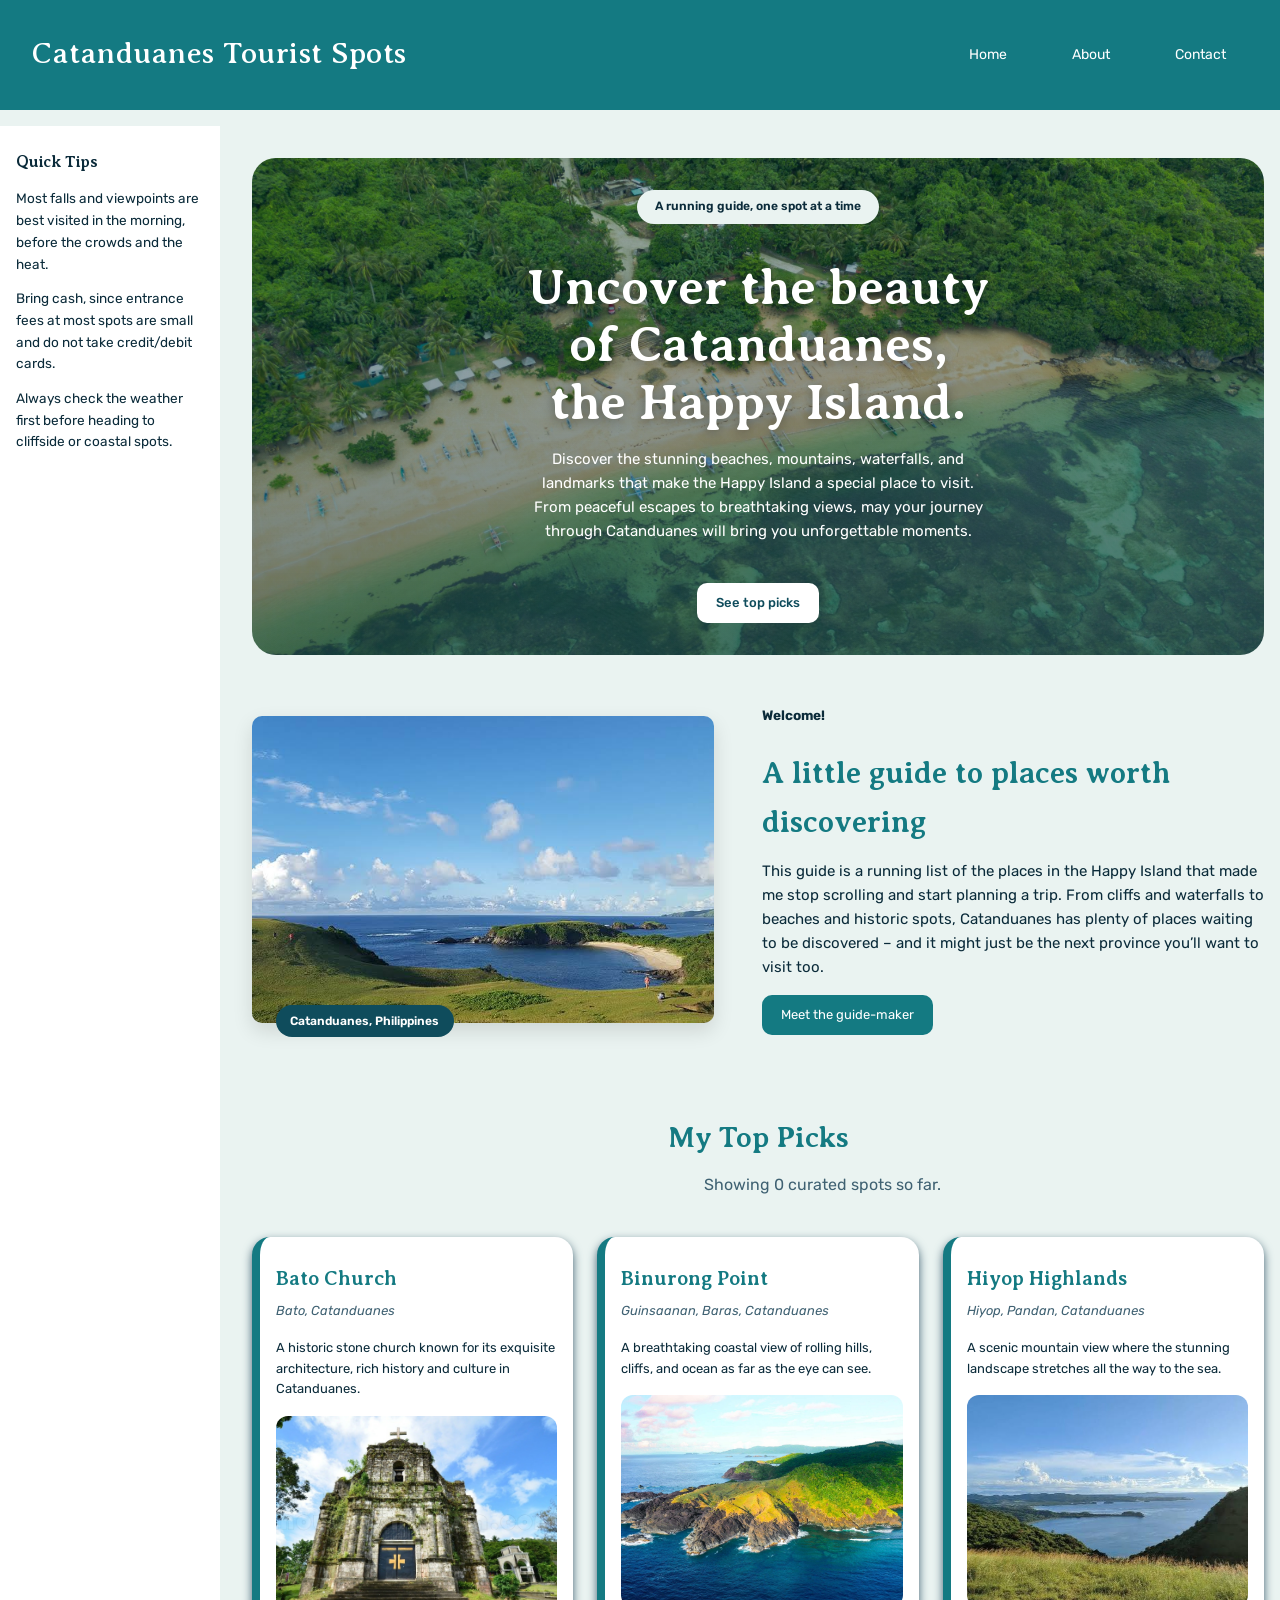
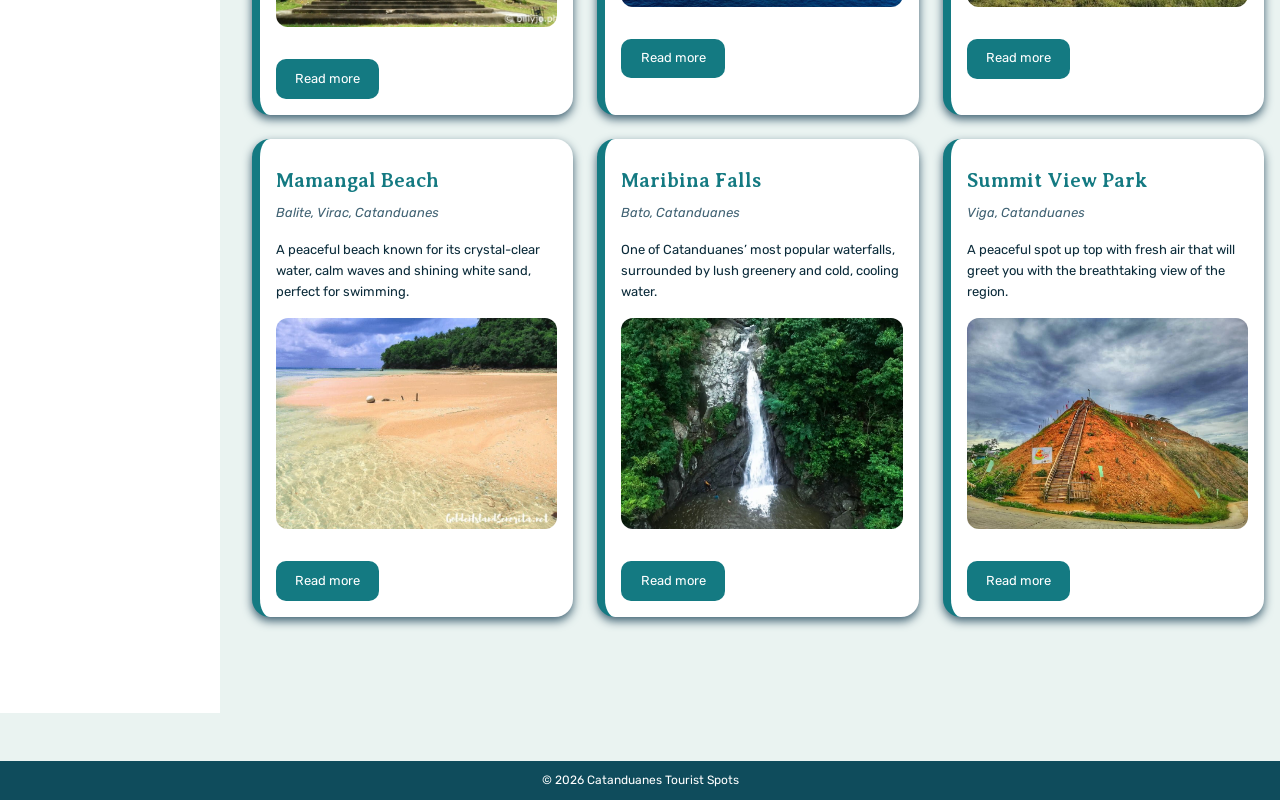
<file: index.html>
<!DOCTYPE html>
<html lang="en">
    <head>
        <meta charset="UTF-8">
        <meta name="viewport" content="width=device-width, initial-scale=1.0">
        <link rel="stylesheet" href="style.css">
        <title>Catanduanes Tourist Spots</title>
    </head>

    <body>
    <div class="page">
    <!-- header -->
        <header class="site-header">
            <div class="guide-name">
                <h1 id="guideName">Catanduanes Tourist Spots</h1>
            </div>

     <!-- navbar -->
            <nav>
                <ul>
                    <li><a href="index.html">Home</a></li>
                    <li><a href="about.html">About</a></li>
                    <li><a href="contact.html">Contact</a></li>
                </ul>
            </nav>
        </header>

        <aside class="page-sidebar">
            <h2>Quick Tips</h2>
            <ul>
                <li>Most falls and viewpoints are best visited in the morning, before the crowds and the heat.</li>
                <li>Bring cash, since entrance fees at most spots are small and do not take credit/debit cards.</li>
                <li>Always check the weather first before heading to cliffside or coastal spots.</li>
            </ul>
        </aside>

    <!-- recommended places -->
        <main>
            <div id="hero-banner">
                <p class="hero-badge">A running guide, one spot at a time</p>
                <h2>Uncover the beauty of Catanduanes, the Happy Island.</h2>
                <p class="hero-sub">Discover the stunning beaches, mountains, waterfalls, and landmarks that make the Happy Island a special place to visit.
                From peaceful escapes to breathtaking views, may your journey through Catanduanes will bring you unforgettable moments.</p>
                <div class="hero-action">
                    <a href="#picks" class="button button-primary">See top picks</a>
                </div>  
            </div>
            
            <section class="welcome">
                <div class="welcome-photo">
                    <img src="cts-pictures/places-cts/catanduanes-background.jpg" alt="Green grassy hills sloping down to a calm blue bay with a white sand beach
                    under a bright sky">
                    <span class="tag-pin">Catanduanes, Philippines</span>
                </div>
                <div class="welcome-text">
                    <p class="section-badge">Welcome!</p>
                    <h2>A little guide to places worth discovering</h2>
                    <p>This guide is a running list of the places in the Happy Island that made me stop scrolling and start planning a trip. 
                    From cliffs and waterfalls to beaches and historic spots, Catanduanes has plenty of places waiting to be discovered –
                    and it might just be the next province you’ll want to visit too.</p>
                    <a href="about.html" class="button button-about">Meet the guide-maker</a>
                </div>
            </section>
        
            <h2 class="section-title" id="picks">My Top Picks</h2>
            <p class="text-center">Showing <span id="placeCount">0</span> curated spots so far.</p>

            <div class="place-grid">
                <article class="place-card">
                    <h3>Bato Church</h3>
                    <p><i>Bato, Catanduanes</i></p>
                    <p>A historic stone church known for its exquisite architecture, rich history and culture in Catanduanes.</p>
                    <img src="cts-pictures/places-cts/bato-church-cts.jpg" alt="bato church - a church made out of stones and mortar surrounding with trees">
                    <br>
                    <ul>
                        <li><a href="places/bato-church.html" class="button">Read more</a></li>
                    </ul>
                </article>

                <article class="place-card">
                    <h3>Binurong Point</h3>
                    <p><i>Guinsaanan, Baras, Catanduanes</i></p>
                    <p>A breathtaking coastal view of rolling hills, cliffs, and ocean as far as the eye can see.</p>
                    <img src="cts-pictures/places-cts/binurong-point-cts.jpg" alt="binurong point - the view of the rolling hills, cliffs, and ocean">
                    <br>
                    <ul>
                        <li><a href="places/binurong-point.html" class="button">Read more</a></li>
                    </ul>
                </article>

                <article class="place-card">
                    <h3>Hiyop Highlands</h3>
                    <p><i>Hiyop, Pandan, Catanduanes</i></p>
                    <p>A scenic mountain view where the stunning landscape stretches all the way to the sea.</p>
                    <img src="cts-pictures/places-cts/hiyop-highlands-cts.jpg" alt="hiyop highlands - a scenic landscape that stretches from the mountains to the sea">
                    <br>
                    <ul>
                        <li><a href="places/hiyop-highlands.html" class="button">Read more</a></li>
                    </ul>
                </article>

                <article class="place-card">
                    <h3>Mamangal Beach</h3>
                    <p><i>Balite, Virac, Catanduanes</i></p>
                    <p>A peaceful beach known for its crystal-clear water, calm waves and shining white sand, perfect for swimming.</p>
                    <img src="cts-pictures/places-cts/mamangal-beach-cts.jpg" alt="mamangal beach -a beach known for its clear water, calm waves, and white sand">
                    <br>
                    <ul>
                        <li><a href="places/mamangal-beach-resort.html" class="button">Read more</a></li>
                    </ul>
                </article>

                <article class="place-card">
                    <h3>Maribina Falls</h3>
                    <p><i>Bato, Catanduanes</i></p>
                    <p>One of Catanduanes’ most popular waterfalls, surrounded by lush greenery and cold, cooling water.</p>
                    <img src="cts-pictures/places-cts/maribina-falls-cts.jpg" alt="maribina falls - waterfalls with its cold water and scenic view">
                    <br>
                    <ul>
                        <li><a href="places/maribina-falls.html" class="button">Read more</a></li>
                    </ul>
                </article>

                <article class="place-card">
                    <h3>Summit View Park</h3>
                    <p><i>Viga, Catanduanes</i></p>
                    <p>A peaceful spot up top with fresh air that will greet you with the breathtaking view of the region.</p>
                    <img src="cts-pictures/places-cts/summit-view-park-cts.jpg" alt="summit view park - a spot to witness the nature of the region">
                    <br>
                    <ul>
                        <li><a href="places/summit-view-park.html" class="button">Read more</a></li>
                    </ul>
                </article>
            </div>
        </main>

    <!--footer part-->
        <footer>
            <p id="copyrightLine">&copy; 2026 Catanduanes Tourist Spots</p>
        </footer>
    </div>
    <script src="script.js"></script>
    </body>
</html>
</file>
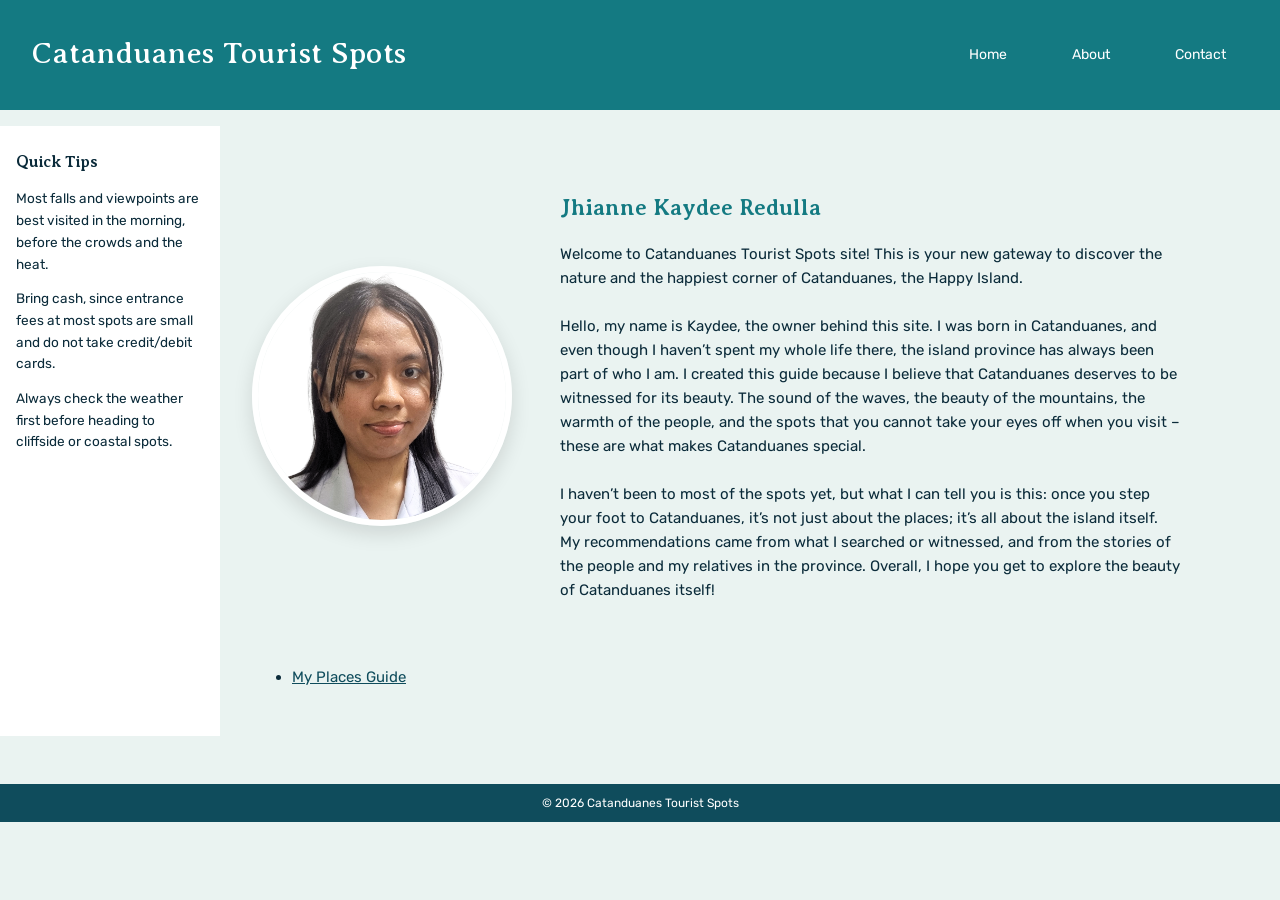
<file: about.html>
<!DOCTYPE html>
<html lang="en">
    <head>
        <meta charset="UTF-8">
        <meta name="viewport" content="width=device-width, initial-scale=1.0">
        <link rel="stylesheet" href="style.css">
        <title>About - Catanduanes Tourist Spots</title>
    </head>
    <body>
    <div class="page">
    <!-- header -->
        <header class="site-header">
            <div class="guide-name">
                <h1 id="guideName">Catanduanes Tourist Spots</h1>
            </div>

     <!-- navbar -->
            <nav>
                <ul>
                    <li><a href="index.html">Home</a></li>
                    <li><a href="about.html">About</a></li>
                    <li><a href="contact.html">Contact</a></li>
                </ul>
            </nav>
        </header>

        <aside class="page-sidebar">
            <h2>Quick Tips</h2>
            <ul>
                <li>Most falls and viewpoints are best visited in the morning, before the crowds and the heat.</li>
                <li>Bring cash, since entrance fees at most spots are small and do not take credit/debit cards.</li>
                <li>Always check the weather first before heading to cliffside or coastal spots.</li>
            </ul>
        </aside>

    <!-- section about me -->
    <main>
        <section class="about">
            <img class= "about-photo" src="cts-pictures/jkr-picture-profpic.png" alt="picture of jhianne kaydee redulla in white background">
            <div class="about-text">
                <h2>Jhianne Kaydee Redulla</h2>
                <p>Welcome to Catanduanes Tourist Spots site! This is your new gateway to discover the nature and the happiest corner of Catanduanes, the Happy Island.<br><br>
                    Hello, my name is Kaydee, the owner behind this site. I was born in Catanduanes, and even though I haven’t spent my whole life there, the island province has always been part of who I am. 
                    I created this guide because I believe that Catanduanes deserves to be witnessed for its beauty. The sound of the waves, the beauty of the mountains, the warmth of the people, 
                    and the spots that you cannot take your eyes off when you visit – these are what makes Catanduanes special.<br><br>
                    I haven’t been to most of the spots yet, but what I can tell you is this: once you step your foot to Catanduanes, it’s not just about the places; it’s all about the island itself. 
                    My recommendations came from what I searched or witnessed, and from the stories of the people and my relatives in the province. Overall, I hope you get to explore the beauty of Catanduanes itself!
                </p>
            </div>
        </section>
        <ul>
            <li><a href="https://redulla-jhiannekaydee.github.io/catanduanes-tourist-spott/">My Places Guide</a></li>
        </ul>
    </main>

    <!--footer part-->
    <footer>
        <p id="copyrightLine">&copy; 2026 Catanduanes Tourist Spots</p>
    </footer>
    </div>
    <script src="script.js"></script>
    </body>
</html>
</file>
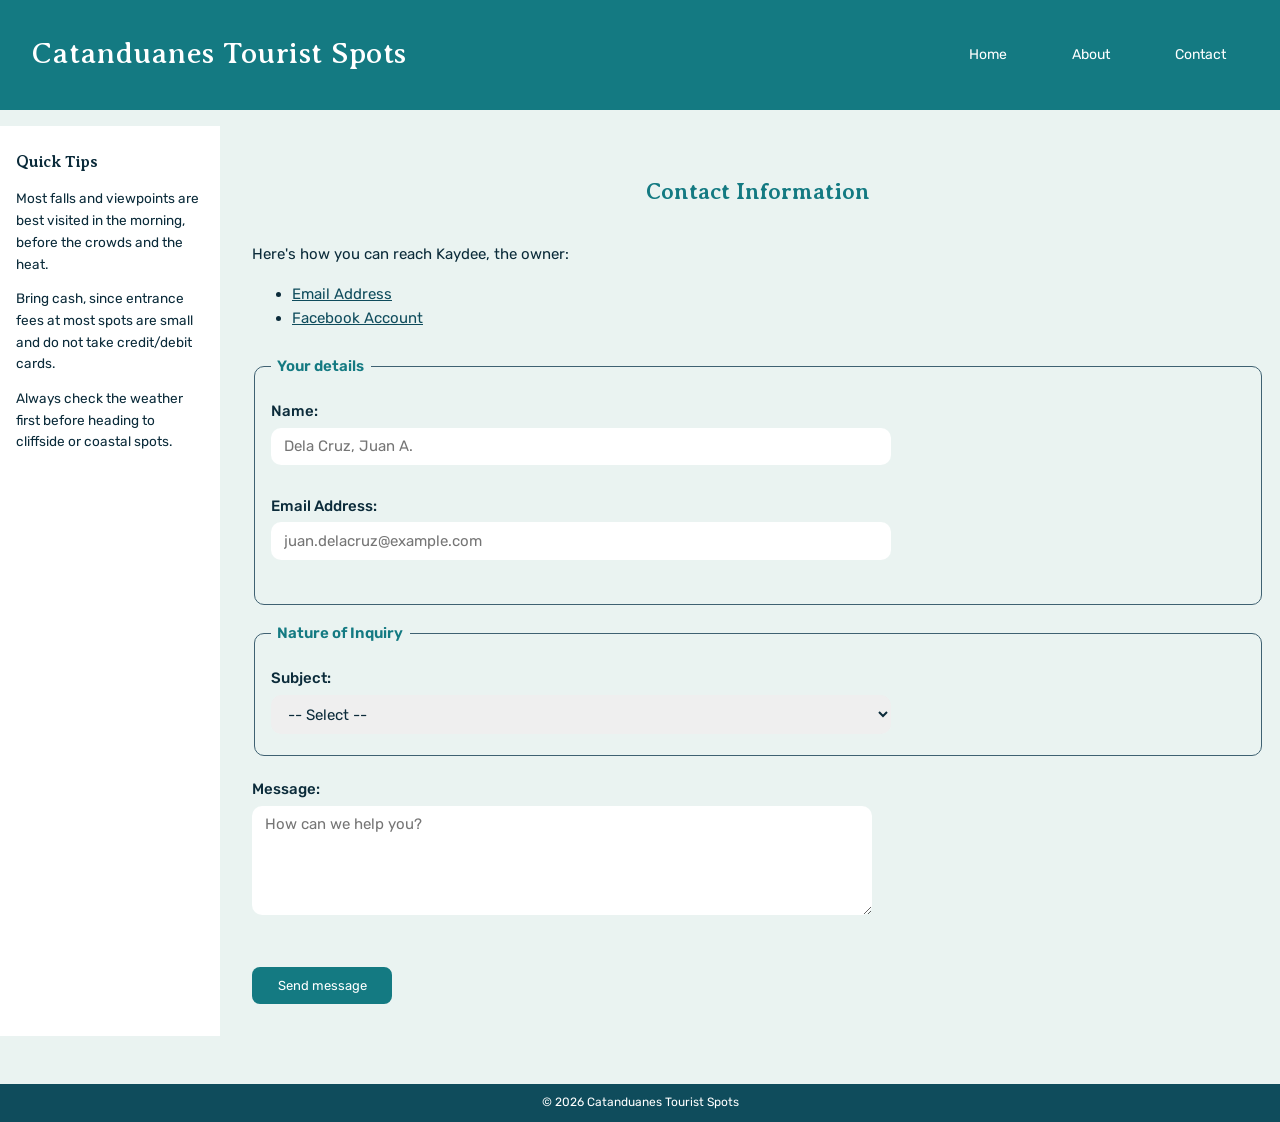
<file: contact.html>
<!DOCTYPE html>
<html lang="en">
    <head>
        <meta charset="UTF-8">
        <meta name="viewport" content="width=device-width, initial-scale=1.0">
        <link rel="stylesheet" href="style.css">
        <title>Contact Page - Catanduanes Tourist Spots</title>
    </head>
    <body>
    <div class="page">
    <!-- header -->
        <header class="site-header">
            <div class="guide-name">
                <h1 id="guideName">Catanduanes Tourist Spots</h1>
            </div>

     <!-- navbar -->
            <nav>
                <ul>
                    <li><a href="index.html">Home</a></li>
                    <li><a href="about.html">About</a></li>
                    <li><a href="contact.html">Contact</a></li>
                </ul>
            </nav>
        </header>

        <aside class="page-sidebar">
            <h2>Quick Tips</h2>
            <ul>
                <li>Most falls and viewpoints are best visited in the morning, before the crowds and the heat.</li>
                <li>Bring cash, since entrance fees at most spots are small and do not take credit/debit cards.</li>
                <li>Always check the weather first before heading to cliffside or coastal spots.</li>
            </ul>
        </aside>


    <!-- contact -->
    <main>
        <h2>Contact Information</h2>
        <p>Here's how you can reach Kaydee, the owner:</p>

        <ul>
            <li><a href = "mailto:jhiannekd.rdl@gmail.com">Email Address</a></li>
            <li><a href = "https://www.facebook.com/share/1DbBjywHTD/">Facebook Account</a></li>
        </ul>

        <form id="contactForm">
            <fieldset>
                <legend>Your details</legend>
                    <p>
                        <label for="name">Name:</label><br>
                        <input type="text" id="name" name="name" placeholder="Dela Cruz, Juan A." required><br><br>
                    </p>

                    <p>
                        <label for="emailAdd">Email Address:</label><br>
                        <input type="email" id="emailAdd" name="emailAdd" placeholder="juan.delacruz@example.com" required><br><br>
                    </p>
            </fieldset>

            <fieldset>
                <legend>Nature of Inquiry</legend>
                    <p>
                        <label for="subject">Subject:</label><br>
                        <select id="subject" name="subject">
                            <option value="">-- Select --</option>
                            <option value="suggest-place">Suggest a Place</option>
                            <option value="correct-detail">Correct a Detail</option>
                            <option value="ask-question">Ask a Question</option>
                            <option value="other-inquiry">Other Inquiry</option>
                        </select>
                    </p>
            </fieldset>

            <p>
                <label for="message">Message:</label><br>
                <textarea id="message" name="message" rows="5" placeholder="How can we help you?" required></textarea><br><br>
            </p>
            <button type="submit">Send message</button>
        </form>
    </main>

    <!--footer part-->
    <footer>
        <p id="copyrightLine">&copy; 2026 Catanduanes Tourist Spots</p>
    </footer>
    </div>
    <script src="script.js"></script>
    </body>
</html>
</file>
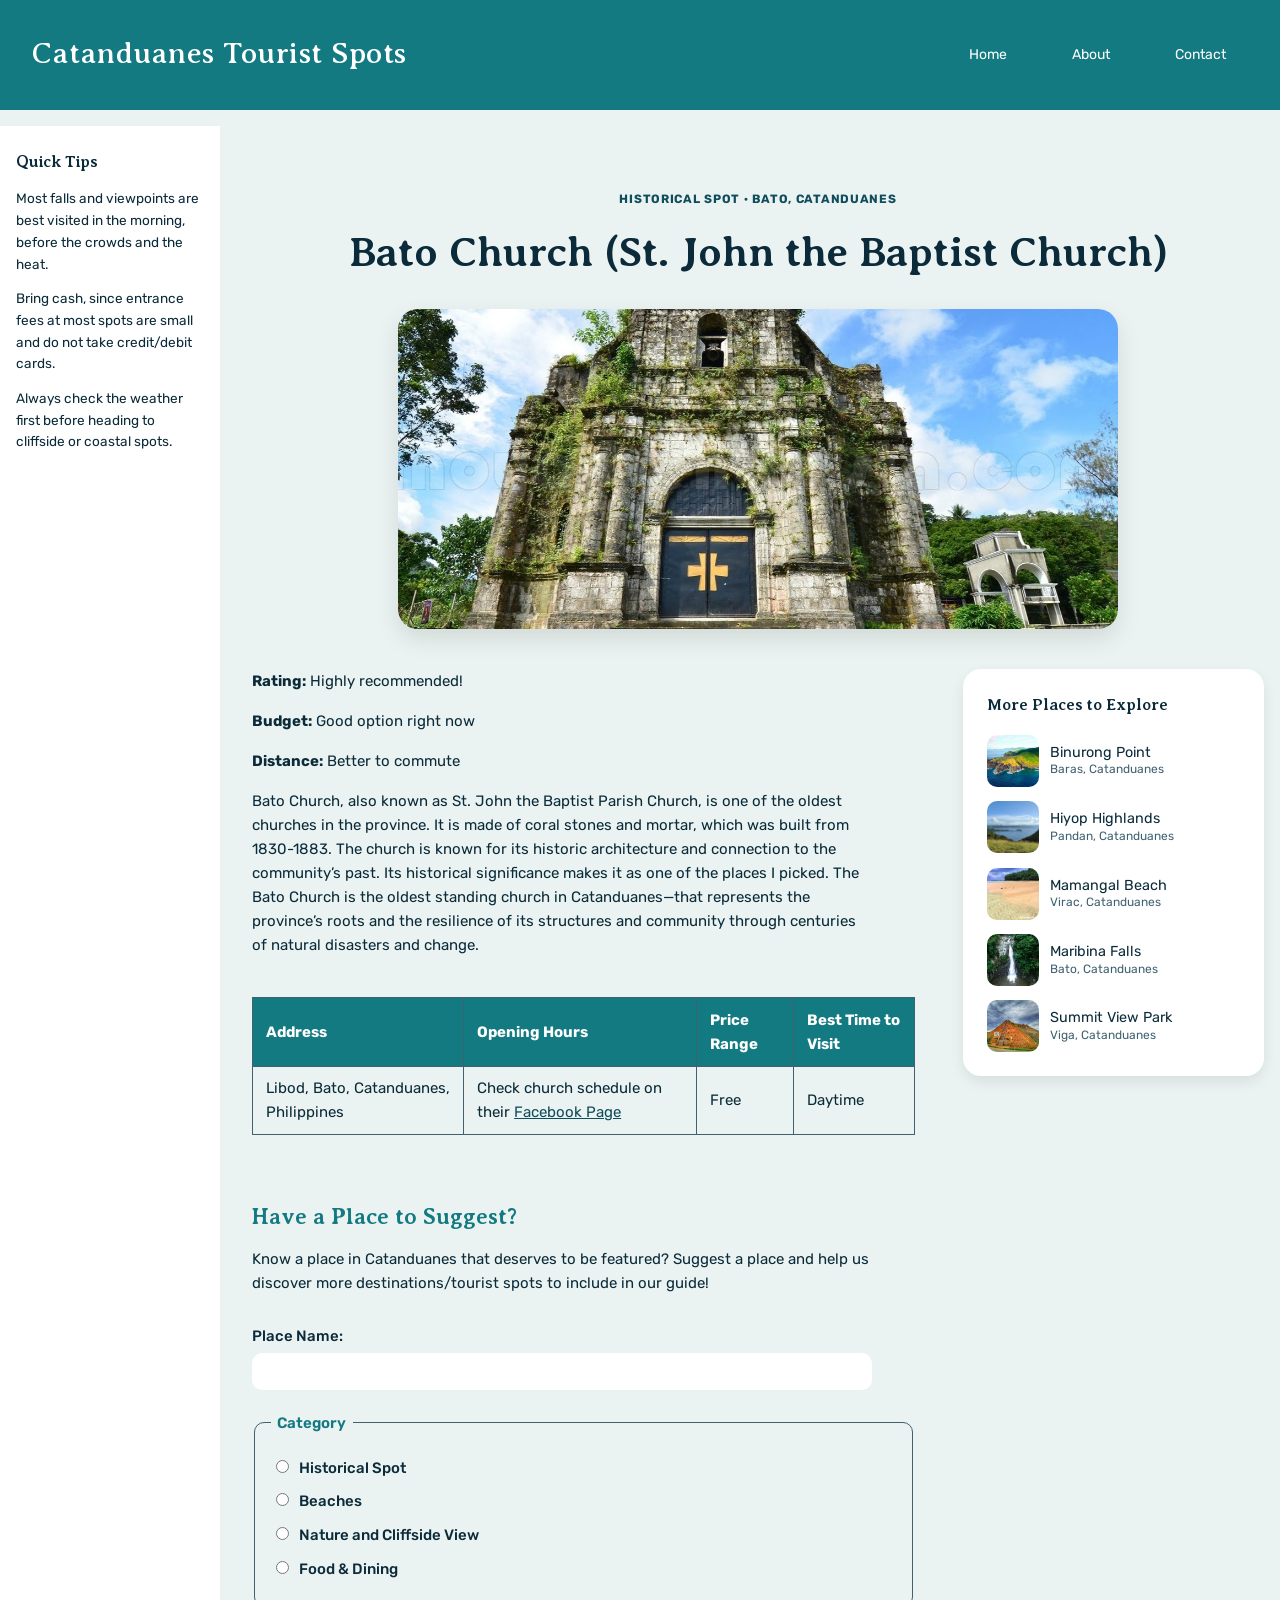
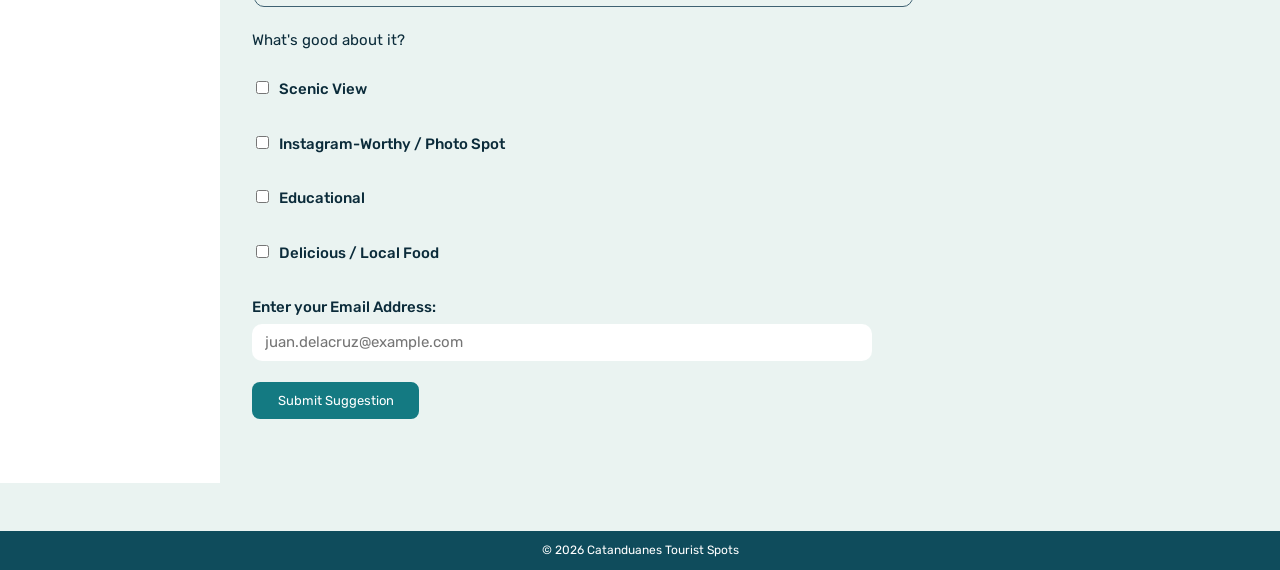
<file: places/bato-church.html>
<!DOCTYPE html>
<html lang="en">
    <head>
        <meta charset="UTF-8">
        <meta name="viewport" content="width=device-width, initial-scale=1.0">
        <link rel="stylesheet" href="../style.css">
        <title>Catanduanes Tourist Spots</title>
    </head>

    <body>
    <div class="page">
    <!-- header -->
        <header class="site-header">
            <div class="guide-name">
                <h1 id="guideName">Catanduanes Tourist Spots</h1>
            </div>

     <!-- navbar -->
            <nav>
                <ul>
                    <li><a href="../index.html">Home</a></li>
                    <li><a href="../about.html">About</a></li>
                    <li><a href="../contact.html">Contact</a></li>
                </ul>
            </nav>
        </header>

        <aside class="page-sidebar">
            <h2>Quick Tips</h2>
            <ul>
                <li>Most falls and viewpoints are best visited in the morning, before the crowds and the heat.</li>
                <li>Bring cash, since entrance fees at most spots are small and do not take credit/debit cards.</li>
                <li>Always check the weather first before heading to cliffside or coastal spots.</li>
            </ul>
        </aside>


        <!-- places description -->
        <main> 
            <div class="post-header">
                <p class="post-meta">Historical Spot &middot; Bato, Catanduanes</p>
                <h1>Bato Church (St. John the Baptist Church)</h1>
            </div>

            <div class="post-hero-image">
                <img src="../cts-pictures/places-cts/bato-church-cts.jpg" alt="A historic Spanish-era stone church with a bell tower set against green hills" width="400px" height="400px">
            </div>

            <div class="post-layout">
            <article class="post-main">
            <div class="quick-info">
                <p><strong>Rating:</strong> <span id="ratingLabel"></span></p>
                <p><strong>Budget:</strong> <span id="budgetLabel"></span></p>
                <p><strong>Distance:</strong> <span id="distanceLabel"></span></p>
            </div>
                <p>
                Bato Church, also known as St. John the Baptist Parish Church, is one of the oldest churches in the province. It is made of coral stones and mortar, which was built from 1830-1883. The
                church is known for its historic architecture and connection to the community’s past. Its historical significance makes it as one of the places I picked. The Bato Church is the oldest 
                standing church in Catanduanes—that represents the province’s roots and the resilience of its structures and community through centuries of natural disasters and change.
                </p>

            <div class="table-wrap">
            <table>
                <thead>
                    <tr>
                        <th>Address</th>
                        <th>Opening Hours</th>
                        <th>Price Range</th>
                        <th>Best Time to Visit</th>
                    </tr>
                </thead>

                <tbody>
                <tr>
                    <td>Libod, Bato, Catanduanes, Philippines</td>
                    <td>Check church schedule on their <a href="https://www.facebook.com/parokyanisanjuanbato/">Facebook Page</a></td>
                    <td>Free</td>
                    <td>Daytime</td>
                </tr>
                </tbody>
            </table>
            </div>

            <h2>Have a Place to Suggest?</h2>
            <p>Know a place in Catanduanes that deserves to be featured? Suggest a place and help us discover more destinations/tourist spots to include in our guide!</p>

            <form id="suggestForm">
                <p>
                    <label for="placeName">Place Name:</label><br>
                    <input type="text" id="placeName" name="placename" required><br>
                </p>

                <fieldset>
                    <legend>Category</legend>
                    <p>
                        <input type="radio" id="category1" name="category" value="historical-spot">
                        <label for="category1">Historical Spot</label>
                    </p>

                    <p>
                        <input type="radio" id="category2" name="category" value="beach-spot">
                        <label for="category2">Beaches</label>
                    </p>

                    <p>
                        <input type="radio" id="category3" name="category" value="cliffside-view">
                        <label for="category3">Nature and Cliffside View</label>
                    </p>

                    <p>
                        <input type="radio" id="category4" name="category" value="food-and-dining">
                        <label for="category4">Food & Dining</label>
                    </p>
                </fieldset>
                
                <p>What's good about it?</p>
                <p>
                    <input type="checkbox" id="options1" name="options" value="scenic-view">
                    <label for="options1">Scenic View</label><br>
                </p>

                <p>
                    <input type="checkbox" id="options2" name="options" value="ig-worthy">
                    <label for="options2">Instagram-Worthy / Photo Spot</label><br>
                </p>

                <p>
                    <input type="checkbox" id="options3" name="options" value="educational">
                    <label for="options3">Educational</label><br>
                </p>

                <p>
                    <input type="checkbox" id="options4" name="options" value="delicious-food">
                    <label for="options4">Delicious / Local Food</label><br>
                </p>

                <p>
                    <label for="emailAdd">Enter your Email Address:</label><br>
                    <input type="email" id="emailAdd" name="emailAdd" placeholder="juan.delacruz@example.com" required><br>
                </p>

                <button type="submit">Submit Suggestion</button>
            </form>
        </article>

        <!-- other places-->
        <aside class="post-sidebar">
            <h3>More Places to Explore</h3>
            <ul class="sidebar-list">
                <li>
                    <a href="binurong-point.html">
                    <img src="../cts-pictures/places-cts/binurong-point-cts.jpg" alt="">
                    <span>Binurong Point<small>Baras, Catanduanes</small></span>
                    </a>
                </li>

                <li>
                    <a href="hiyop-highlands.html">
                    <img src="../cts-pictures/places-cts/hiyop-highlands-cts.jpg" alt="">
                    <span>Hiyop Highlands<small>Pandan, Catanduanes</small></span>
                    </a>
                </li>

                <li>
                    <a href="mamangal-beach-resort.html">
                    <img src="../cts-pictures/places-cts/mamangal-beach-cts.jpg" alt="">
                    <span>Mamangal Beach<small>Virac, Catanduanes</small></span>
                    </a>
                </li>

                <li>
                    <a href="maribina-falls.html">
                    <img src="../cts-pictures/places-cts/maribina-falls-cts.jpg" alt="">
                    <span>Maribina Falls<small>Bato, Catanduanes</small></span>
                    </a>
                </li>

                <li>
                    <a href="summit-view-park.html">
                    <img src="../cts-pictures/places-cts/summit-view-park-cts.jpg" alt="">
                    <span>Summit View Park<small>Viga, Catanduanes</small></span>
                    </a>
                </li>
            </ul>
        </aside>
        </div>
        </main>
    
        <!--footer part-->
        <footer>
            <p id="copyrightLine">&copy; 2026 Catanduanes Tourist Spots</p>
        </footer>
    </div>
    <script src="../script.js"></script>
    </body>
</html>
</file>
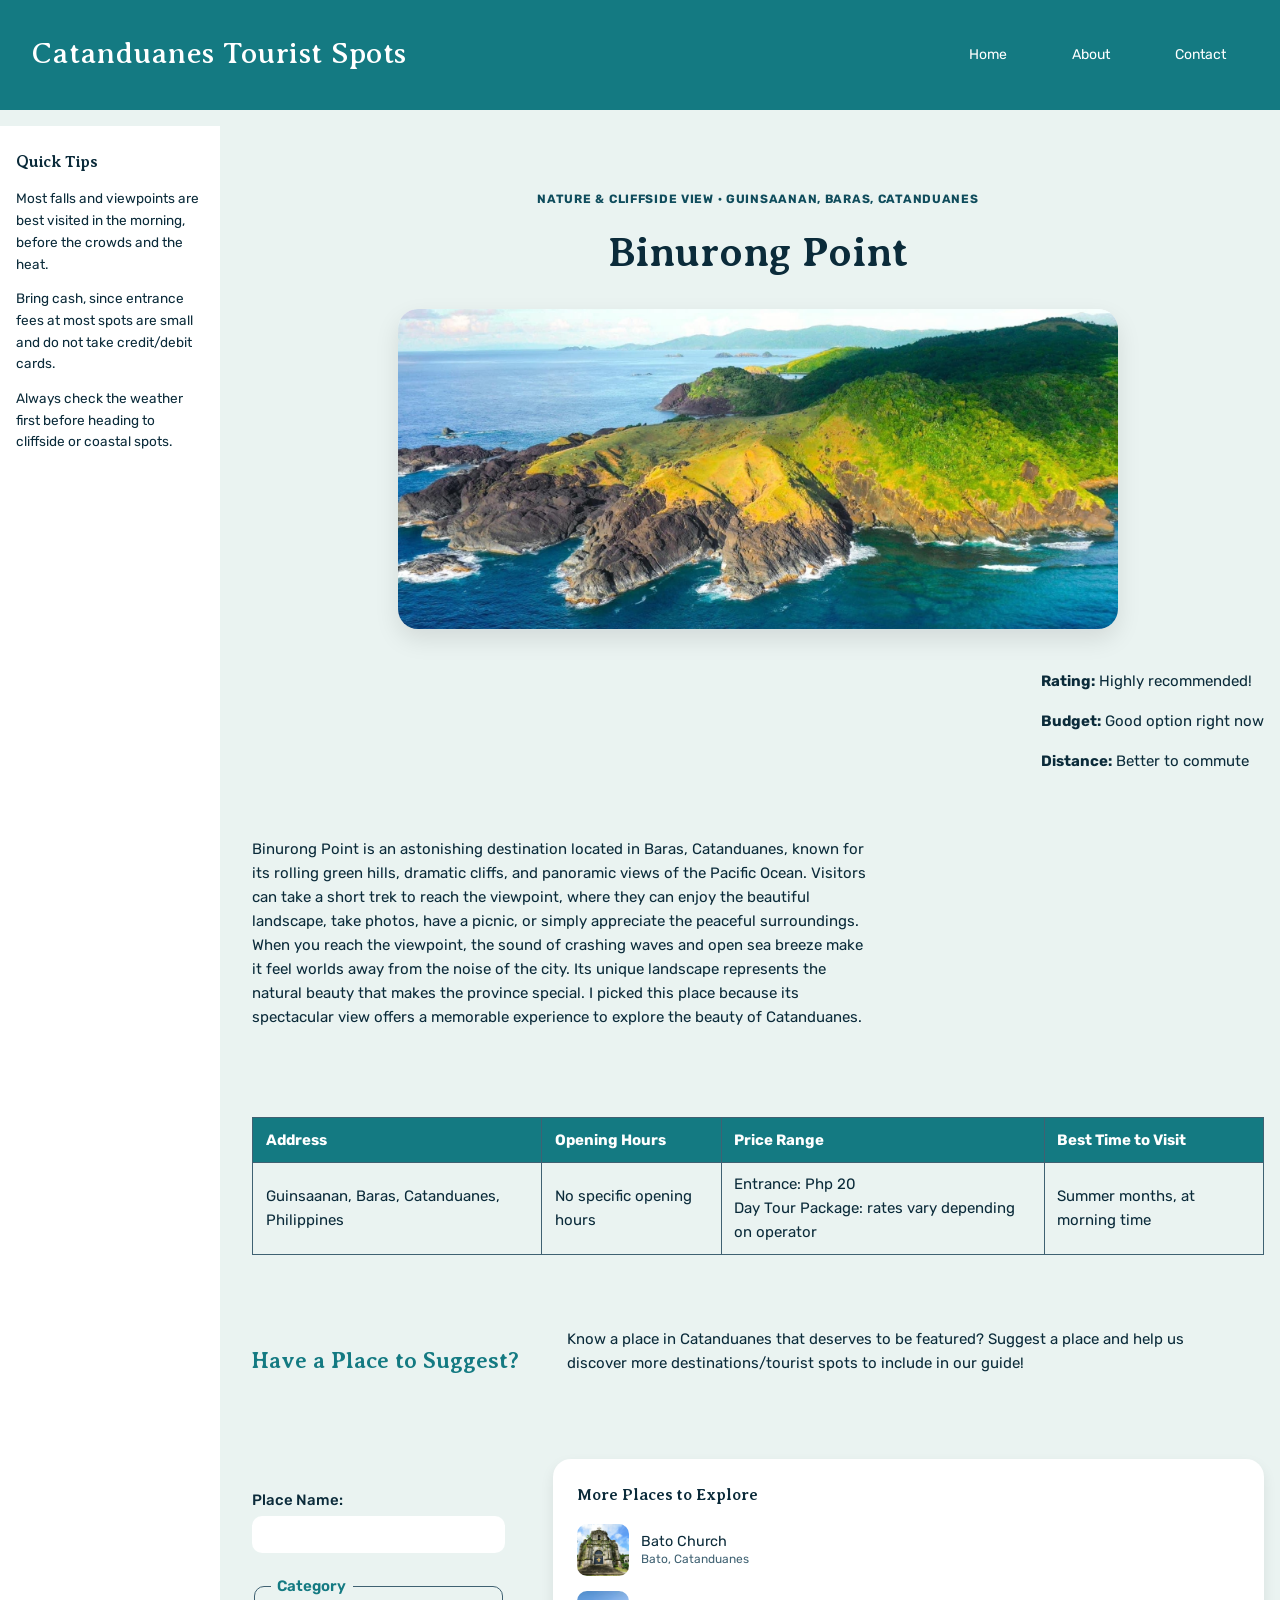
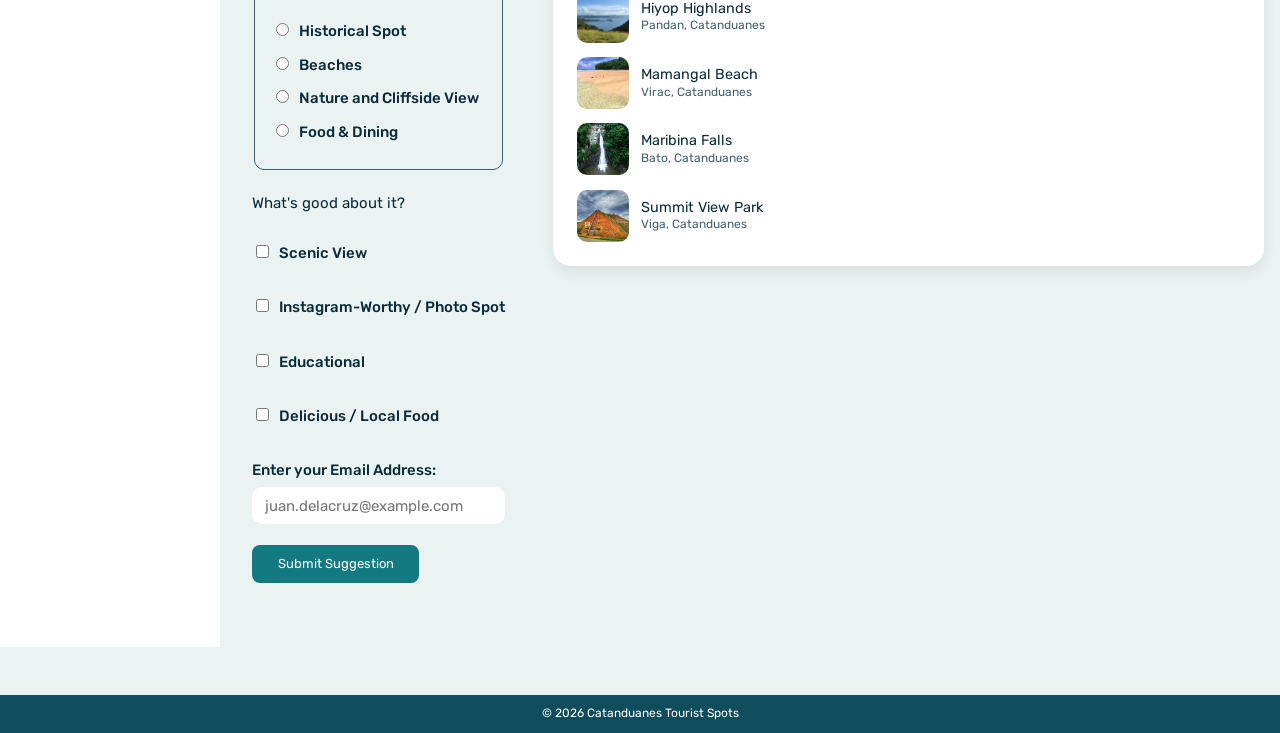
<file: places/binurong-point.html>
<!DOCTYPE html>
<html lang="en">
    <head>
        <meta charset="UTF-8">
        <meta name="viewport" content="width=device-width, initial-scale=1.0">
        <link rel="stylesheet" href="../style.css">
        <title>Catanduanes Tourist Spots</title>
    </head>

    <body>
    <div class="page">
    <!-- header -->
        <header class="site-header">
            <div class="guide-name">
                <h1 id="guideName">Catanduanes Tourist Spots</h1>
            </div>

     <!-- navbar -->
            <nav>
                <ul>
                    <li><a href="../index.html">Home</a></li>
                    <li><a href="../about.html">About</a></li>
                    <li><a href="../contact.html">Contact</a></li>
                </ul>
            </nav>
        </header>

        <aside class="page-sidebar">
            <h2>Quick Tips</h2>
            <ul>
                <li>Most falls and viewpoints are best visited in the morning, before the crowds and the heat.</li>
                <li>Bring cash, since entrance fees at most spots are small and do not take credit/debit cards.</li>
                <li>Always check the weather first before heading to cliffside or coastal spots.</li>
            </ul>
        </aside>



        <!-- places description -->
        <main> 
            <div class="post-header">
                <p class="post-meta">Nature &amp; Cliffside View &middot; Guinsaanan, Baras, Catanduanes</p>
                <h1>Binurong Point</h1>
            </div>

            <div class="post-hero-image">
            <img src="../cts-pictures/places-cts/binurong-point-cts.jpg" alt="The Binurong Point, dramatic rocky cliffs and crashing waves along the Pacific Ocean">
            </div>

            <div class="post-layout">
            <article class="post-main"></article>
            <div class="quick-info">
                <p><strong>Rating:</strong> <span id="ratingLabel"></span></p>
                <p><strong>Budget:</strong> <span id="budgetLabel"></span></p>
                <p><strong>Distance:</strong> <span id="distanceLabel"></span></p>
            </div>
            <p>
            Binurong Point is an astonishing destination located in Baras, Catanduanes, known for its rolling green hills, dramatic cliffs, and panoramic views of the Pacific Ocean. 
            Visitors can take a short trek to reach the viewpoint, where they can enjoy the beautiful landscape, take photos, have a picnic, or simply appreciate the peaceful surroundings. 
            When you reach the viewpoint, the sound of crashing waves and open sea breeze make it feel worlds away from the noise of the city. Its unique landscape represents the natural 
            beauty that makes the province special. I picked this place because its spectacular view offers a memorable experience to explore the beauty of Catanduanes.
            </p>

            <div class="table-wrap">
            <table>
                <thead>
                    <tr>
                        <th>Address</th>
                        <th>Opening Hours</th>
                        <th>Price Range</th>
                        <th>Best Time to Visit</th>
                    </tr>
                </thead>

                <tbody>
                <tr>
                    <td>Guinsaanan, Baras, Catanduanes, Philippines</td>
                    <td>No specific opening hours</td>
                    <td>Entrance: Php 20 <br> Day Tour Package: rates vary depending on operator</td>
                    <td>Summer months, at morning time</td>
                </tr>
                </tbody>
            </table>
            </div>

            <h2>Have a Place to Suggest?</h2>
            <p>Know a place in Catanduanes that deserves to be featured? Suggest a place and help us discover more destinations/tourist spots to include in our guide!</p>

            <form id="suggestForm">
                <p>
                    <label for="placeName">Place Name:</label><br>
                    <input type="text" id="placeName" name="placename" required><br>
                </p>

                <fieldset>
                    <legend>Category</legend>
                    <p>
                        <input type="radio" id="category1" name="category" value="historical-spot">
                        <label for="category1">Historical Spot</label>
                    </p>

                    <p>
                        <input type="radio" id="category2" name="category" value="beach-spot">
                        <label for="category2">Beaches</label>
                    </p>

                    <p>
                        <input type="radio" id="category3" name="category" value="cliffside-view">
                        <label for="category3">Nature and Cliffside View</label>
                    </p>

                    <p>
                        <input type="radio" id="category4" name="category" value="food-and-dining">
                        <label for="category4">Food & Dining</label>
                    </p>
                </fieldset>
                
                <p>What's good about it?</p>
                <p>
                    <input type="checkbox" id="options1" name="options" value="scenic-view">
                    <label for="options1">Scenic View</label><br>
                </p>

                <p>
                    <input type="checkbox" id="options2" name="options" value="ig-worthy">
                    <label for="options2">Instagram-Worthy / Photo Spot</label><br>
                </p>

                <p>
                    <input type="checkbox" id="options3" name="options" value="educational">
                    <label for="options3">Educational</label><br>
                </p>

                <p>
                    <input type="checkbox" id="options4" name="options" value="delicious-food">
                    <label for="options4">Delicious / Local Food</label><br>
                </p>

                <p>
                    <label for="emailAdd">Enter your Email Address:</label><br>
                    <input type="email" id="emailAdd" name="emailAdd" placeholder="juan.delacruz@example.com" required><br>
                </p>

                <button type="submit">Submit Suggestion</button>
            </form>
        </article>

        <aside class="post-sidebar">
            <h3>More Places to Explore</h3>
            <ul class="sidebar-list">
                <li>
                    <a href="bato-church.html">
                    <img src="../cts-pictures/places-cts/bato-church-cts.jpg" alt="">
                    <span>Bato Church<small>Bato, Catanduanes</small></span>
                    </a>
                </li>

                <li>
                    <a href="hiyop-highlands.html">
                    <img src="../cts-pictures/places-cts/hiyop-highlands-cts.jpg" alt="">
                    <span>Hiyop Highlands<small>Pandan, Catanduanes</small></span>
                    </a>
                </li>

                <li>
                    <a href="mamangal-beach-resort.html">
                    <img src="../cts-pictures/places-cts/mamangal-beach-cts.jpg" alt="">
                    <span>Mamangal Beach<small>Virac, Catanduanes</small></span>
                    </a>
                </li>


                <li>
                    <a href="maribina-falls.html">
                    <img src="../cts-pictures/places-cts/maribina-falls-cts.jpg" alt="">
                    <span>Maribina Falls<small>Bato, Catanduanes</small></span>
                    </a>
                </li>

                <li>
                    <a href="summit-view-park.html">
                    <img src="../cts-pictures/places-cts/summit-view-park-cts.jpg" alt="">
                    <span>Summit View Park<small>Viga, Catanduanes</small></span>
                    </a>
                </li>
            </ul>
        </aside>
        </div>
        </main>
    
        <!--footer part-->
        <footer>
            <p id="copyrightLine">&copy; 2026 Catanduanes Tourist Spots</p>
        </footer>
    </div>
    <script src="../script.js"></script>
    </body>
</html>
</file>
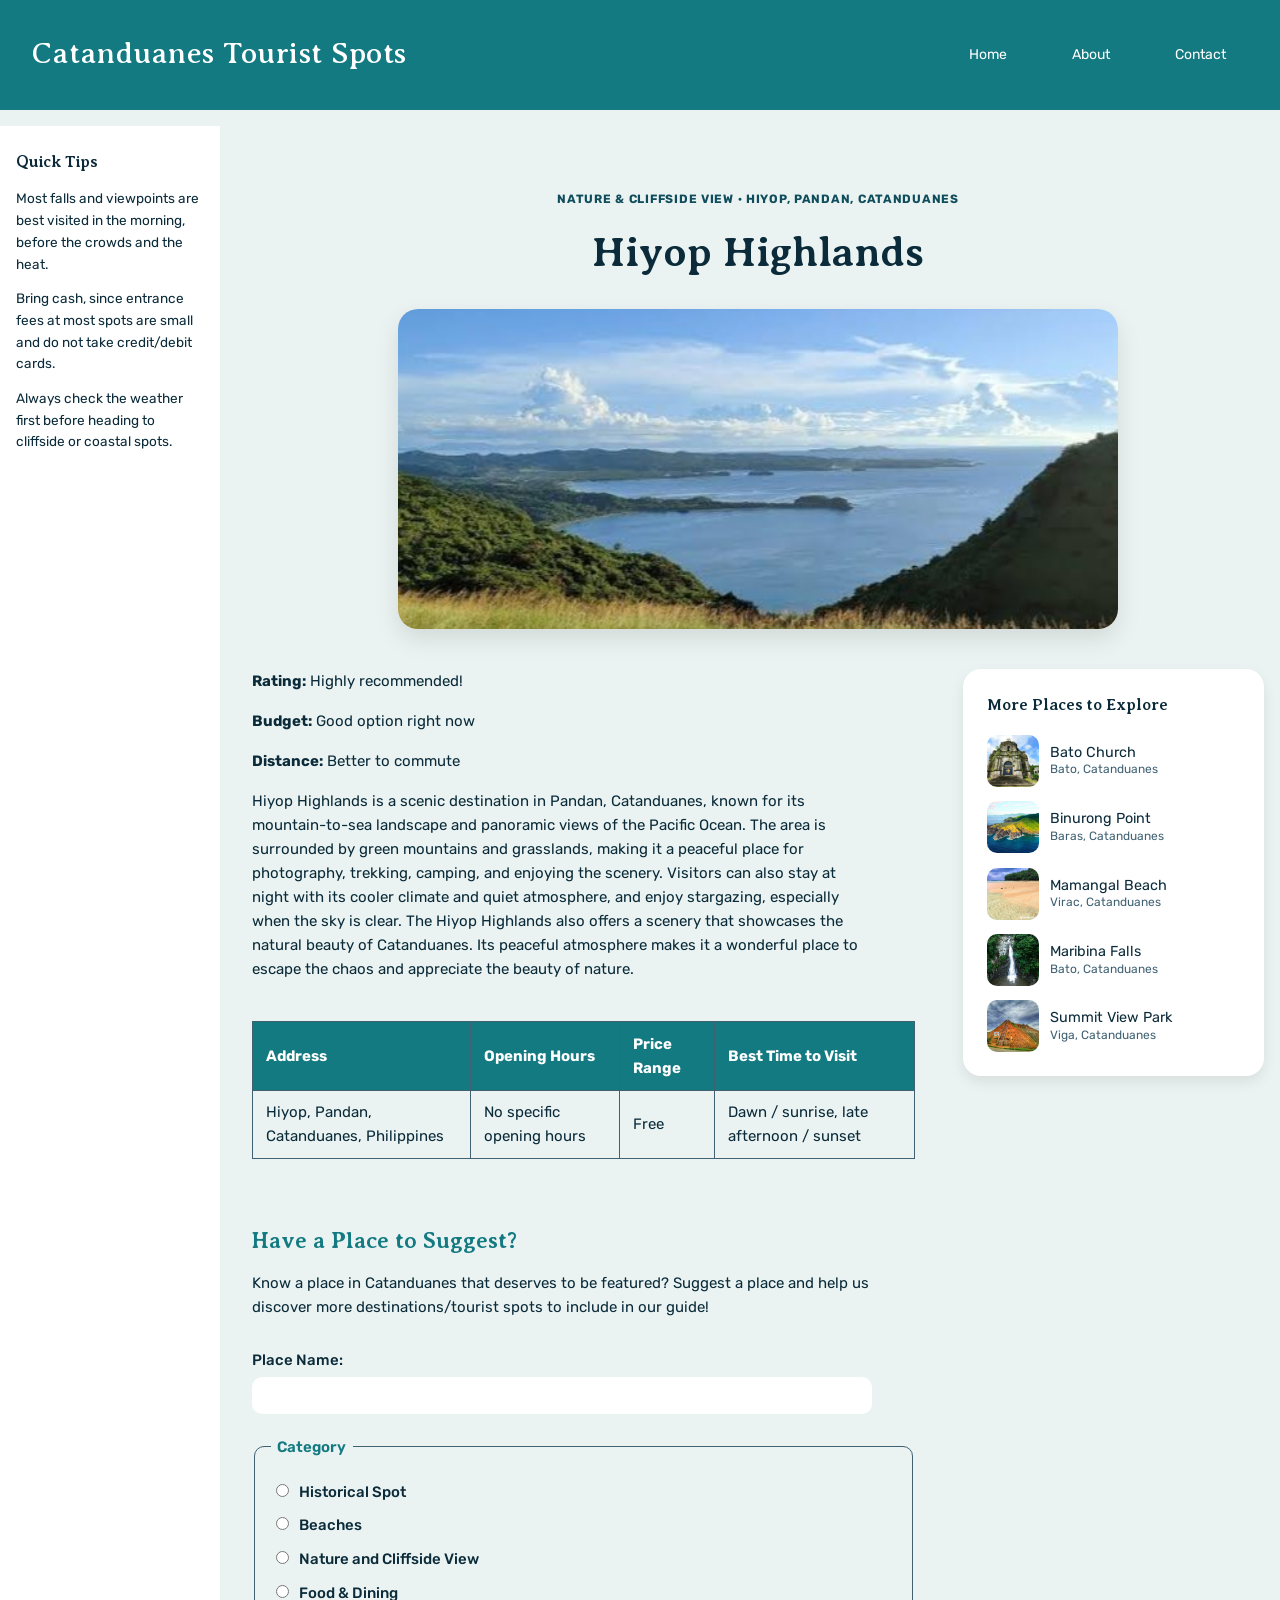
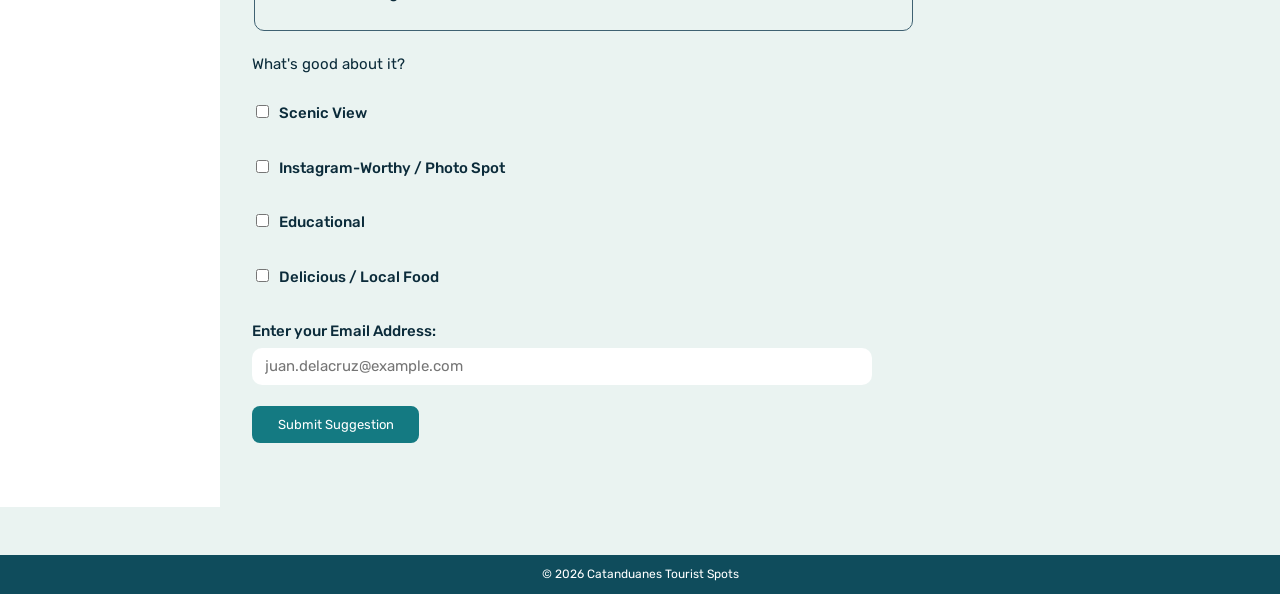
<file: places/hiyop-highlands.html>
<!DOCTYPE html>
<html lang="en">
    <head>
        <meta charset="UTF-8">
        <meta name="viewport" content="width=device-width, initial-scale=1.0">
        <link rel="stylesheet" href="../style.css">
        <title>Catanduanes Tourist Spots</title>
    </head>

    <body>
    <div class="page">
    <!-- header -->
        <header class="site-header">
            <div class="guide-name">
                <h1 id="guideName">Catanduanes Tourist Spots</h1>
            </div>

     <!-- navbar -->
            <nav>
                <ul>
                    <li><a href="../index.html">Home</a></li>
                    <li><a href="../about.html">About</a></li>
                    <li><a href="../contact.html">Contact</a></li>
                </ul>
            </nav>
        </header>

        <aside class="page-sidebar">
            <h2>Quick Tips</h2>
            <ul>
                <li>Most falls and viewpoints are best visited in the morning, before the crowds and the heat.</li>
                <li>Bring cash, since entrance fees at most spots are small and do not take credit/debit cards.</li>
                <li>Always check the weather first before heading to cliffside or coastal spots.</li>
            </ul>
        </aside>


        <!-- places description -->
        <main> 
            <div class="post-header">
                <p class="post-meta">Nature &amp; Cliffside View &middot; Hiyop, Pandan, Catanduanes</p>
                <h1>Hiyop Highlands</h1>
            </div>

            <div class="post-hero-image">
            <img src="../cts-pictures/places-cts/hiyop-highlands-cts.jpg" alt="A rolling green highland hills overlooking the island's coastline">
            </div>

            <div class="post-layout">
            <article class="post-main">
            <div class="quick-info">
                <p><strong>Rating:</strong> <span id="ratingLabel"></span></p>
                <p><strong>Budget:</strong> <span id="budgetLabel"></span></p>
                <p><strong>Distance:</strong> <span id="distanceLabel"></span></p>
            </div>
            <p>
            Hiyop Highlands is a scenic destination in Pandan, Catanduanes, known for its mountain-to-sea landscape and panoramic views of the Pacific Ocean. The area is surrounded
            by green mountains and grasslands, making it a peaceful place for photography, trekking, camping, and enjoying the scenery. Visitors can also stay at night with its cooler climate and
            quiet atmosphere, and enjoy stargazing, especially when the sky is clear. The Hiyop Highlands also offers a scenery that showcases the natural beauty of Catanduanes. Its peaceful
            atmosphere makes it a wonderful place to escape the chaos and appreciate the beauty of nature.
            </p>

            <div class="table-wrap">
            <table>
                <thead>
                    <tr>
                        <th>Address</th>
                        <th>Opening Hours</th>
                        <th>Price Range</th>
                        <th>Best Time to Visit</th>
                    </tr>
                </thead>

                <tbody>
                <tr>
                    <td>Hiyop, Pandan, Catanduanes, Philippines</td>
                    <td>No specific opening hours</td>
                    <td>Free</td>
                    <td>Dawn / sunrise, late afternoon / sunset</td>
                </tr>
                </tbody>
            </table>
            </div>

            <h2>Have a Place to Suggest?</h2>
            <p>Know a place in Catanduanes that deserves to be featured? Suggest a place and help us discover more destinations/tourist spots to include in our guide!</p>

            <form id="suggestForm">
                <p>
                    <label for="placeName">Place Name:</label><br>
                    <input type="text" id="placeName" name="placename" required><br>
                </p>

                <fieldset>
                    <legend>Category</legend>
                    <p>
                        <input type="radio" id="category1" name="category" value="historical-spot">
                        <label for="category1">Historical Spot</label>
                    </p>

                    <p>
                        <input type="radio" id="category2" name="category" value="beach-spot">
                        <label for="category2">Beaches</label>
                    </p>

                    <p>
                        <input type="radio" id="category3" name="category" value="cliffside-view">
                        <label for="category3">Nature and Cliffside View</label>
                    </p>

                    <p>
                        <input type="radio" id="category4" name="category" value="food-and-dining">
                        <label for="category4">Food & Dining</label>
                    </p>
                </fieldset>
                
                <p>What's good about it?</p>
                <p>
                    <input type="checkbox" id="options1" name="options" value="scenic-view">
                    <label for="options1">Scenic View</label><br>
                </p>

                <p>
                    <input type="checkbox" id="options2" name="options" value="ig-worthy">
                    <label for="options2">Instagram-Worthy / Photo Spot</label><br>
                </p>

                <p>
                    <input type="checkbox" id="options3" name="options" value="educational">
                    <label for="options3">Educational</label><br>
                </p>

                <p>
                    <input type="checkbox" id="options4" name="options" value="delicious-food">
                    <label for="options4">Delicious / Local Food</label><br>
                </p>

                <p>
                    <label for="emailAdd">Enter your Email Address:</label><br>
                    <input type="email" id="emailAdd" name="emailAdd" placeholder="juan.delacruz@example.com" required><br>
                </p>

                <button type="submit">Submit Suggestion</button>
            </form>
            </article>

            <aside class="post-sidebar">
            <h3>More Places to Explore</h3>
            <ul class="sidebar-list">
                <li>
                    <a href="bato-church.html">
                    <img src="../cts-pictures/places-cts/bato-church-cts.jpg" alt="">
                    <span>Bato Church<small>Bato, Catanduanes</small></span>
                    </a>
                </li>

                <li>
                    <a href="binurong-point.html">
                    <img src="../cts-pictures/places-cts/binurong-point-cts.jpg" alt="">
                    <span>Binurong Point<small>Baras, Catanduanes</small></span>
                    </a>
                </li>

                <li>
                    <a href="mamangal-beach-resort.html">
                    <img src="../cts-pictures/places-cts/mamangal-beach-cts.jpg" alt="">
                    <span>Mamangal Beach<small>Virac, Catanduanes</small></span>
                    </a>
                </li>


                <li>
                    <a href="maribina-falls.html">
                    <img src="../cts-pictures/places-cts/maribina-falls-cts.jpg" alt="">
                    <span>Maribina Falls<small>Bato, Catanduanes</small></span>
                    </a>
                </li>

                <li>
                    <a href="summit-view-park.html">
                    <img src="../cts-pictures/places-cts/summit-view-park-cts.jpg" alt="">
                    <span>Summit View Park<small>Viga, Catanduanes</small></span>
                    </a>
                </li>
            </ul>
        </aside>
        </div>
        </main>
    
        <!--footer part-->
        <footer>
            <p id="copyrightLine">&copy; 2026 Catanduanes Tourist Spots</p>
        </footer>
    </div>
    <script src="../script.js"></script>
    </body>
</html>
</file>
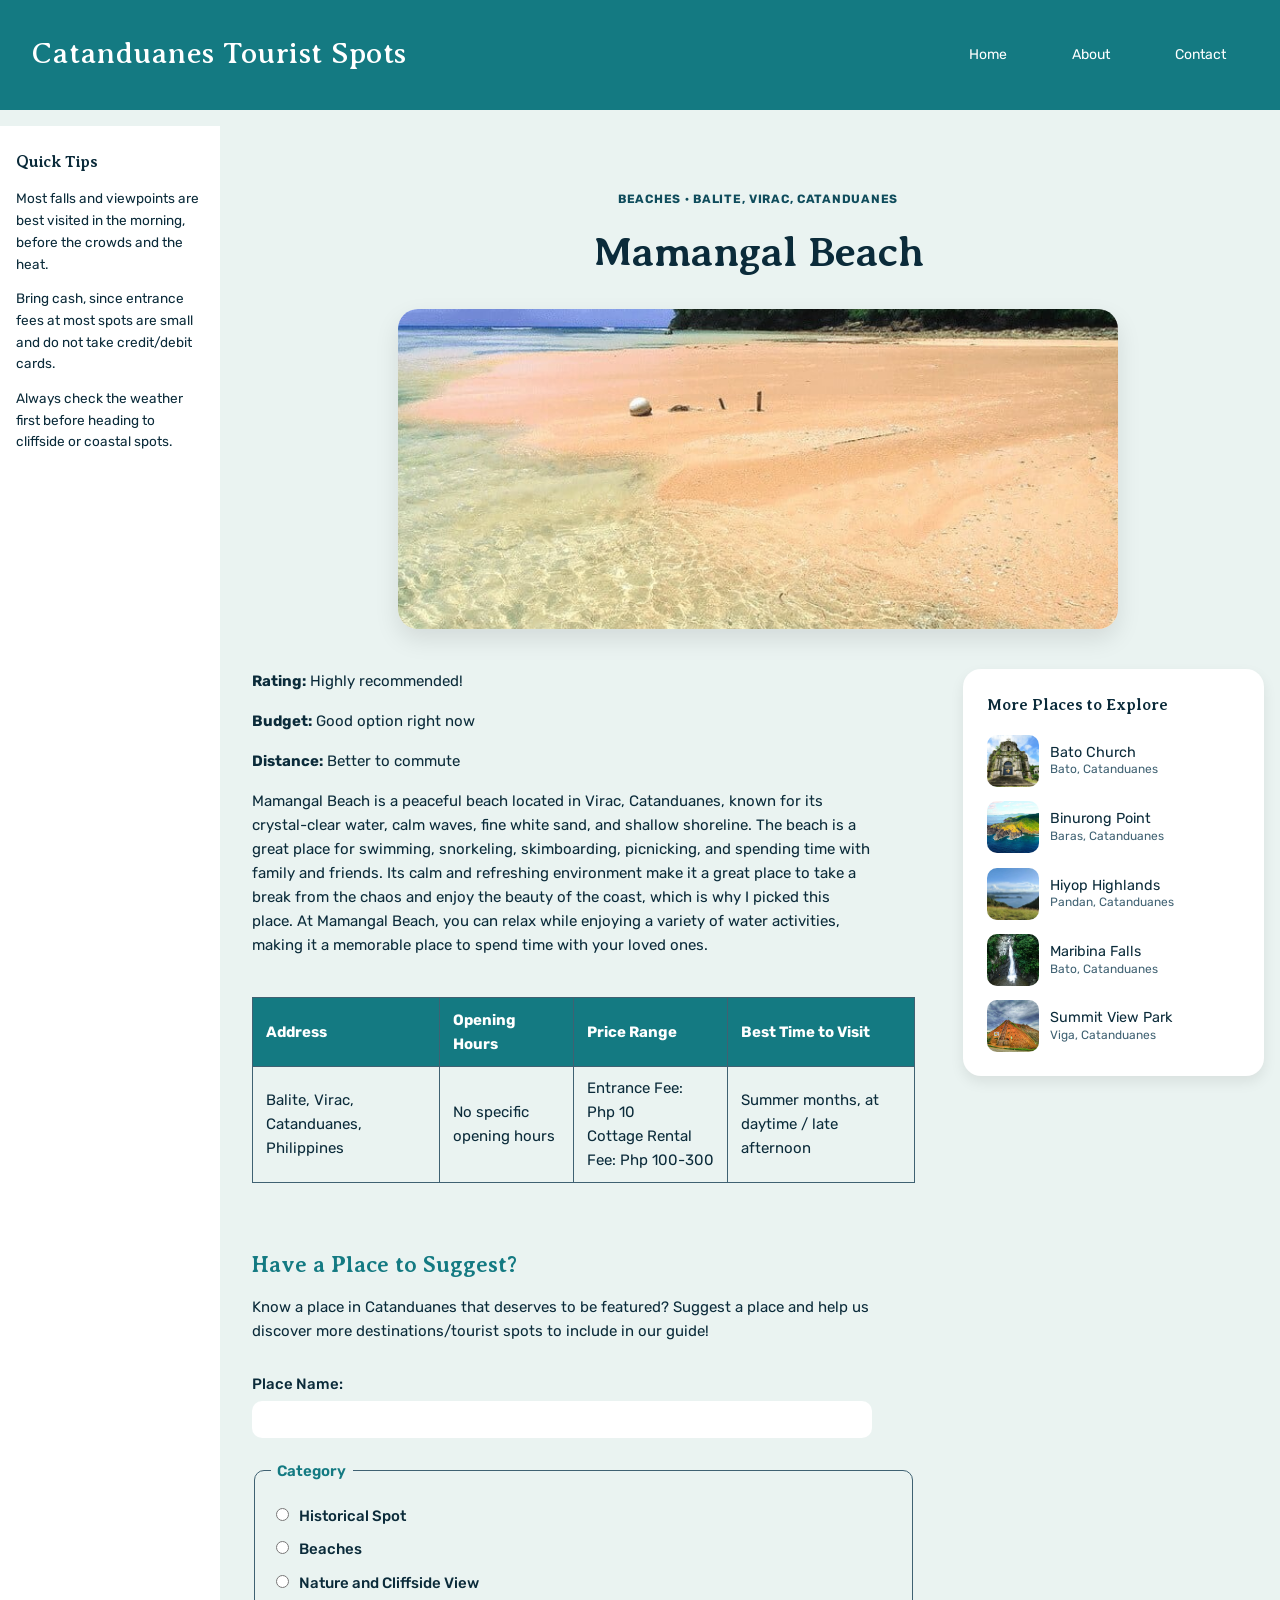
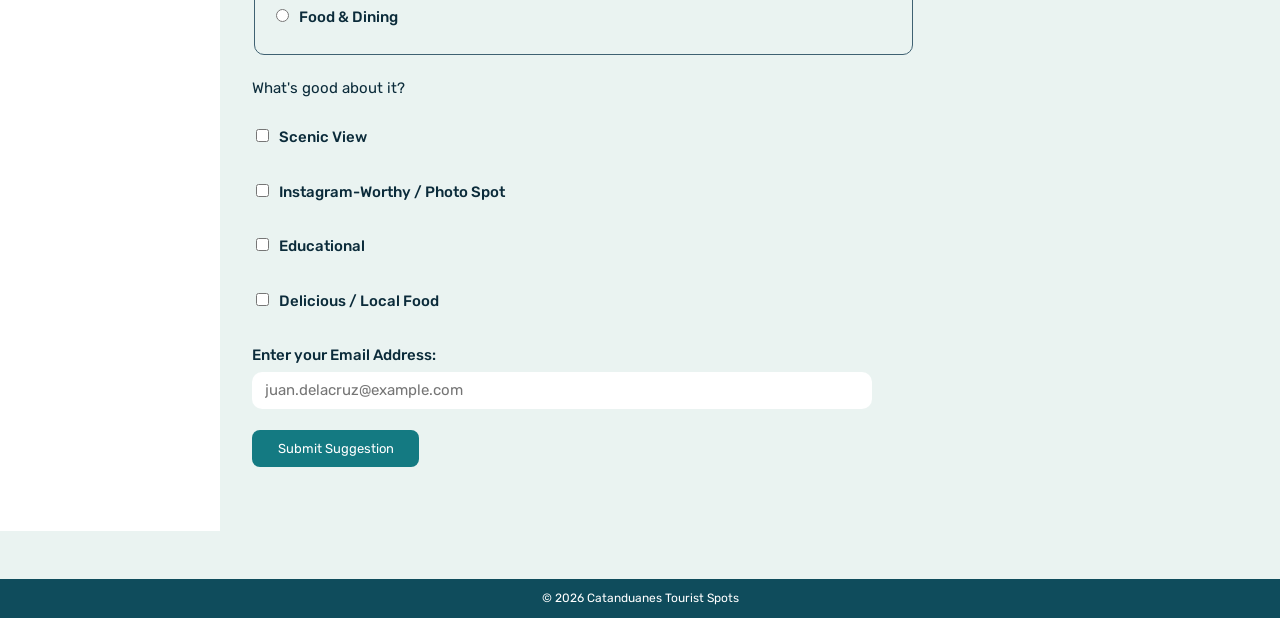
<file: places/mamangal-beach-resort.html>
<!DOCTYPE html>
<html lang="en">
    <head>
        <meta charset="UTF-8">
        <meta name="viewport" content="width=device-width, initial-scale=1.0">
        <link rel="stylesheet" href="../style.css">
        <title>Catanduanes Tourist Spots</title>
    </head>

    <body>
    <div class="page">
    <!-- header -->
        <header class="site-header">
            <div class="guide-name">
                <h1 id="guideName">Catanduanes Tourist Spots</h1>
            </div>

     <!-- navbar -->
            <nav>
                <ul>
                    <li><a href="../index.html">Home</a></li>
                    <li><a href="../about.html">About</a></li>
                    <li><a href="../contact.html">Contact</a></li>
                </ul>
            </nav>
        </header>

        <aside class="page-sidebar">
            <h2>Quick Tips</h2>
            <ul>
                <li>Most falls and viewpoints are best visited in the morning, before the crowds and the heat.</li>
                <li>Bring cash, since entrance fees at most spots are small and do not take credit/debit cards.</li>
                <li>Always check the weather first before heading to cliffside or coastal spots.</li>
            </ul>
        </aside>


        <!-- places description -->
        <main> 
            <div class="post-header">
                <p class="post-meta">Beaches &middot; Balite, Virac, Catanduanes</p>
                <h1>Mamangal Beach</h1>
            </div>

            <div class="post-hero-image">
            <img src="../cts-pictures/places-cts/mamangal-beach-cts.jpg" alt="The beach features a wide stretch of sand with clear turquoise water">
            </div>

            <div class="post-layout">
            <article class="post-main">
            <div class="quick-info">
                <p><strong>Rating:</strong> <span id="ratingLabel"></span></p>
                <p><strong>Budget:</strong> <span id="budgetLabel"></span></p>
                <p><strong>Distance:</strong> <span id="distanceLabel"></span></p>
            </div>
            <p>
            Mamangal Beach is a peaceful beach located in Virac, Catanduanes, known for its crystal-clear water, calm waves, fine white sand, and shallow shoreline. 
            The beach is a great place for swimming, snorkeling, skimboarding, picnicking, and spending time with family and friends. Its calm and refreshing 
            environment make it a great place to take a break from the chaos and enjoy the beauty of the coast, which is why I picked  this place. 
            At Mamangal Beach, you can relax while enjoying a variety of water activities, making it a memorable place to spend time with your loved ones.
            </p>

            <div class="table-wrap">
            <table>
                <thead>
                    <tr>
                        <th>Address</th>
                        <th>Opening Hours</th>
                        <th>Price Range</th>
                        <th>Best Time to Visit</th>
                    </tr>
                </thead>

                <tbody>
                <tr>
                    <td>Balite, Virac, Catanduanes, Philippines</td>
                    <td>No specific opening hours</td>
                    <td>Entrance Fee: Php 10 <br> Cottage Rental Fee: Php 100-300</td>
                    <td>Summer months, at daytime / late afternoon</td>
                </tr>
                </tbody>
            </table>
            </div>

            <h2>Have a Place to Suggest?</h2>
            <p>Know a place in Catanduanes that deserves to be featured? Suggest a place and help us discover more destinations/tourist spots to include in our guide!</p>

            <form id="suggestForm">
                <p>
                    <label for="placeName">Place Name:</label><br>
                    <input type="text" id="placeName" name="placename" required><br>
                </p>

                <fieldset>
                    <legend>Category</legend>
                    <p>
                        <input type="radio" id="category1" name="category" value="historical-spot">
                        <label for="category1">Historical Spot</label>
                    </p>

                    <p>
                        <input type="radio" id="category2" name="category" value="beach-spot">
                        <label for="category2">Beaches</label>
                    </p>

                    <p>
                        <input type="radio" id="category3" name="category" value="cliffside-view">
                        <label for="category3">Nature and Cliffside View</label>
                    </p>

                    <p>
                        <input type="radio" id="category4" name="category" value="food-and-dining">
                        <label for="category4">Food & Dining</label>
                    </p>
                </fieldset>
                
                <p>What's good about it?</p>
                <p>
                    <input type="checkbox" id="options1" name="options" value="scenic-view">
                    <label for="options1">Scenic View</label><br>
                </p>

                <p>
                    <input type="checkbox" id="options2" name="options" value="ig-worthy">
                    <label for="options2">Instagram-Worthy / Photo Spot</label><br>
                </p>

                <p>
                    <input type="checkbox" id="options3" name="options" value="educational">
                    <label for="options3">Educational</label><br>
                </p>

                <p>
                    <input type="checkbox" id="options4" name="options" value="delicious-food">
                    <label for="options4">Delicious / Local Food</label><br>
                </p>

                <p>
                    <label for="emailAdd">Enter your Email Address:</label><br>
                    <input type="email" id="emailAdd" name="emailAdd" placeholder="juan.delacruz@example.com" required><br>
                </p>

                <button type="submit">Submit Suggestion</button>
            </form>
            </article>

            <aside class="post-sidebar">
            <h3>More Places to Explore</h3>
            <ul class="sidebar-list">
                <li>
                    <a href="bato-church.html">
                    <img src="../cts-pictures/places-cts/bato-church-cts.jpg" alt="">
                    <span>Bato Church<small>Bato, Catanduanes</small></span>
                    </a>
                </li>

                <li>
                    <a href="binurong-point.html">
                    <img src="../cts-pictures/places-cts/binurong-point-cts.jpg" alt="">
                    <span>Binurong Point<small>Baras, Catanduanes</small></span>
                    </a>
                </li>

                <li>
                    <a href="hiyop-highlands.html">
                    <img src="../cts-pictures/places-cts/hiyop-highlands-cts.jpg" alt="">
                    <span>Hiyop Highlands<small>Pandan, Catanduanes</small></span>
                    </a>
                </li>

                <li>
                    <a href="maribina-falls.html">
                    <img src="../cts-pictures/places-cts/maribina-falls-cts.jpg" alt="">
                    <span>Maribina Falls<small>Bato, Catanduanes</small></span>
                    </a>
                </li>

                <li>
                    <a href="summit-view-park.html">
                    <img src="../cts-pictures/places-cts/summit-view-park-cts.jpg" alt="">
                    <span>Summit View Park<small>Viga, Catanduanes</small></span>
                    </a>
                </li>
            </ul>
        </aside>
        </div>
        </main>
    
        <!--footer part-->
        <footer>
            <p id="copyrightLine">&copy; 2026 Catanduanes Tourist Spots</p>
        </footer>
    </div>
    <script src="../script.js"></script>
    </body>
</html>
</file>
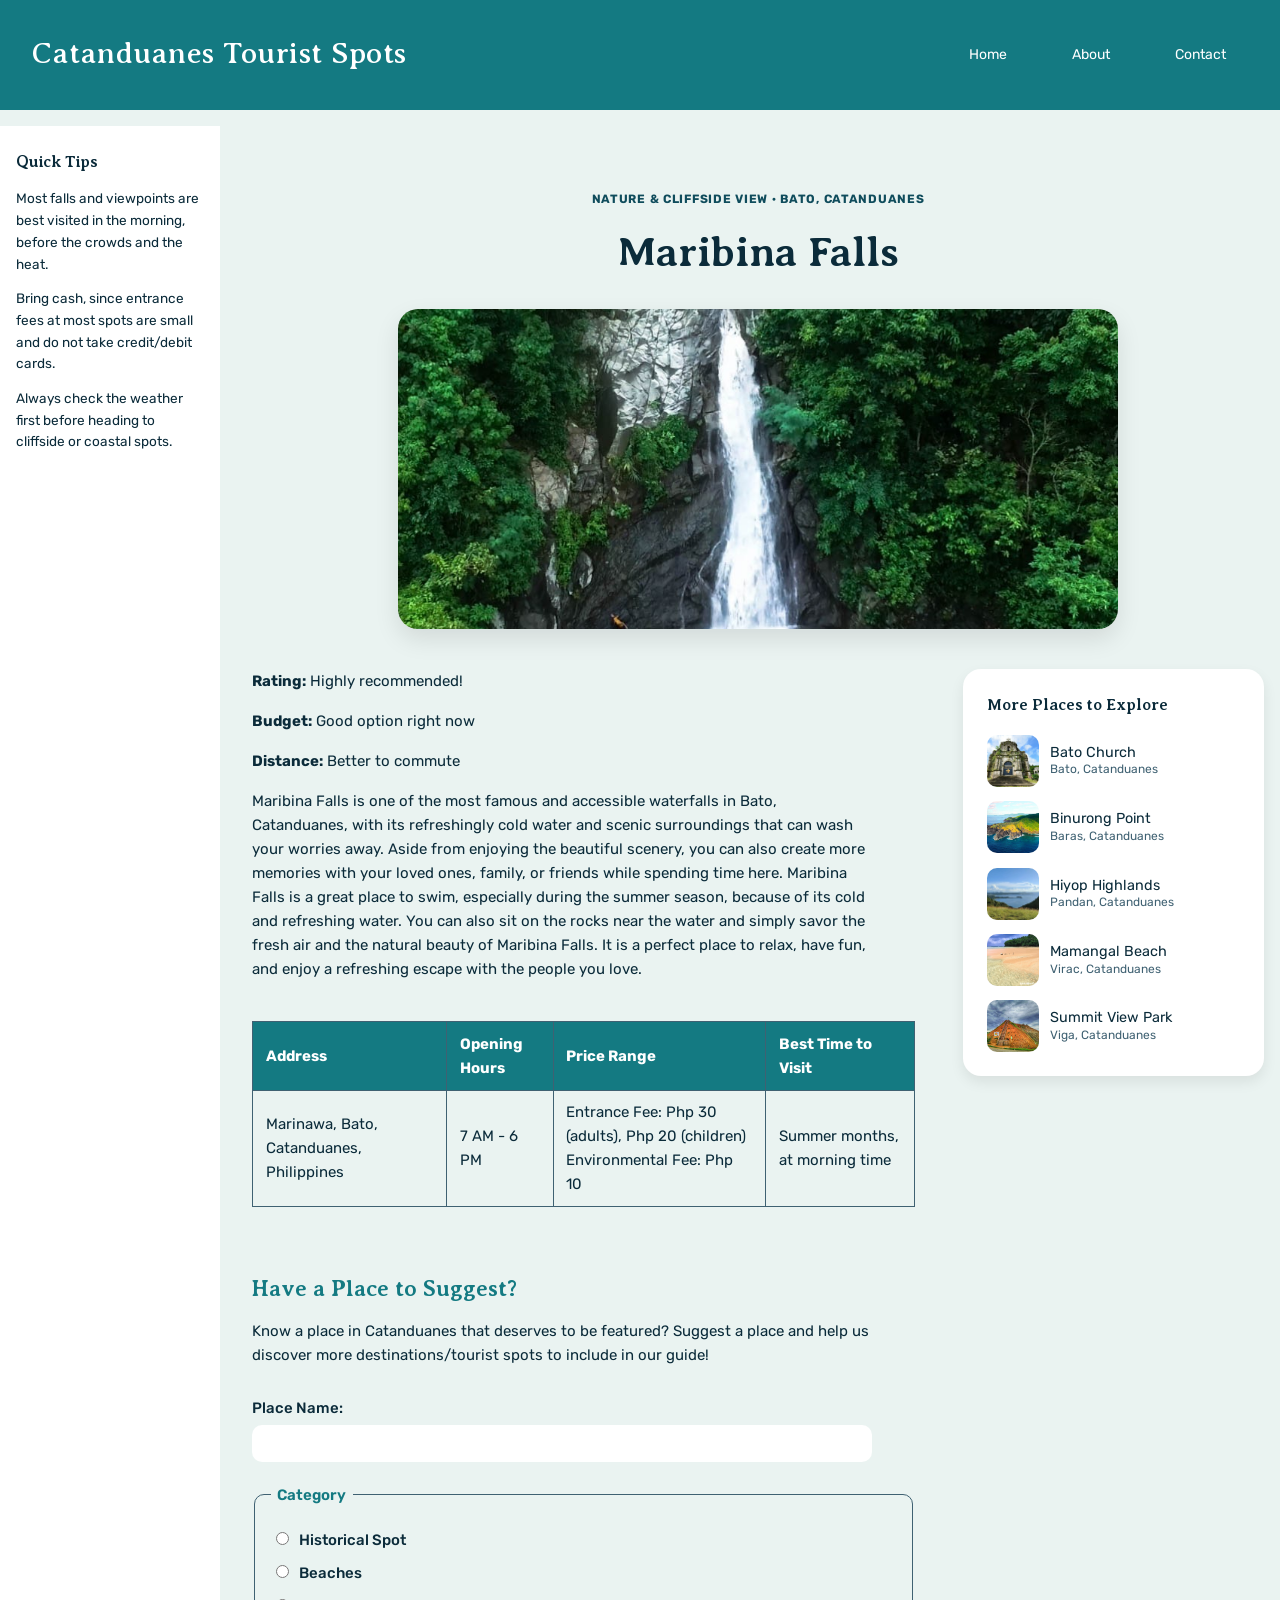
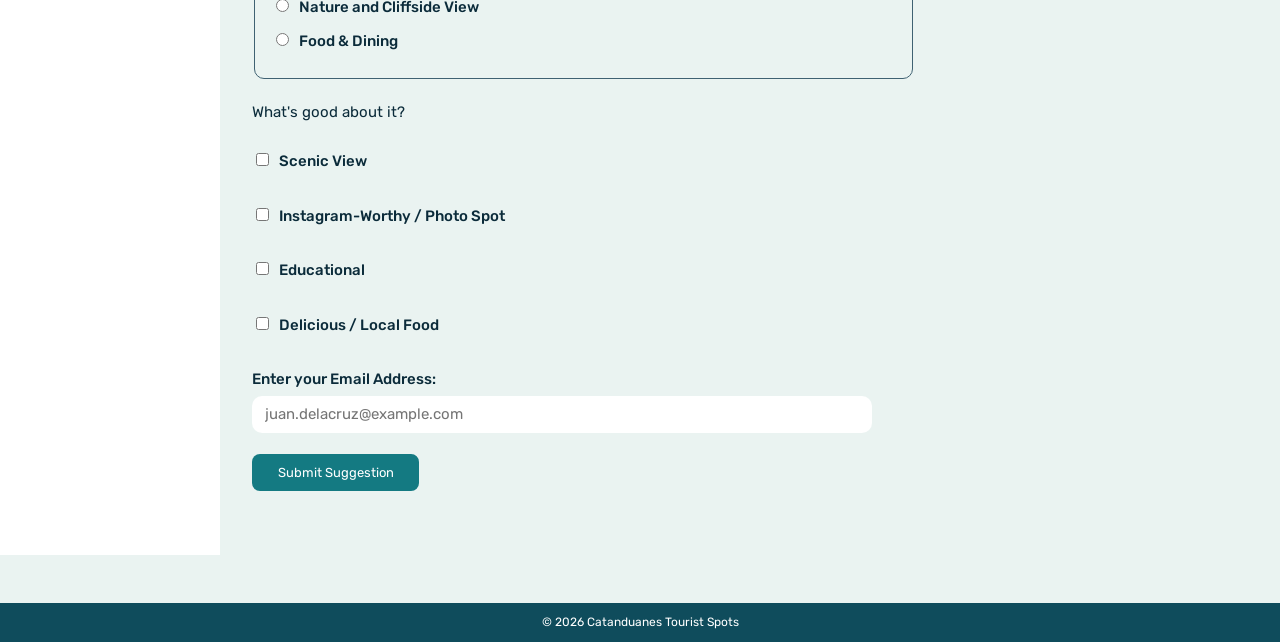
<file: places/maribina-falls.html>
<!DOCTYPE html>
<html lang="en">
    <head>
        <meta charset="UTF-8">
        <meta name="viewport" content="width=device-width, initial-scale=1.0">
        <link rel="stylesheet" href="../style.css">
        <title>Catanduanes Tourist Spots</title>
    </head>

    <body>
    <div class="page">
    <!-- header -->
        <header class="site-header">
            <div class="guide-name">
                <h1 id="guideName">Catanduanes Tourist Spots</h1>
            </div>

     <!-- navbar -->
            <nav>
                <ul>
                    <li><a href="../index.html">Home</a></li>
                    <li><a href="../about.html">About</a></li>
                    <li><a href="../contact.html">Contact</a></li>
                </ul>
            </nav>
        </header>

        <aside class="page-sidebar">
            <h2>Quick Tips</h2>
            <ul>
                <li>Most falls and viewpoints are best visited in the morning, before the crowds and the heat.</li>
                <li>Bring cash, since entrance fees at most spots are small and do not take credit/debit cards.</li>
                <li>Always check the weather first before heading to cliffside or coastal spots.</li>
            </ul>
        </aside>


        <!-- places description -->
        <main> 
            <div class="post-header">
                <p class="post-meta">Nature &amp; Cliffside View &middot; Bato, Catanduanes</p>
                <h1>Maribina Falls</h1>
            </div>

            <div class="post-hero-image">
            <img src="../cts-pictures/places-cts/maribina-falls-cts.jpg" alt="tropical waterfall flowing into a green pool, framed by lush and leaves">
            </div>

            <div class="post-layout">
            <article class="post-main">
            <div class="quick-info">
                <p><strong>Rating:</strong> <span id="ratingLabel"></span></p>
                <p><strong>Budget:</strong> <span id="budgetLabel"></span></p>
                <p><strong>Distance:</strong> <span id="distanceLabel"></span></p>
            </div>
                <p>
                Maribina Falls is one of the most famous and accessible waterfalls in Bato, Catanduanes, with its refreshingly cold water and scenic surroundings that can wash your worries away.
                Aside from enjoying the beautiful scenery, you can also create more memories with your loved ones, family, or friends while spending time here. Maribina Falls is a great place to swim,
                especially during the summer season, because of its cold and refreshing water. You can also sit on the rocks near the water and simply savor the fresh air and the natural beauty of
                Maribina Falls. It is a perfect place to relax, have fun, and enjoy a refreshing escape with the people you love.
                </p>

            <div class="table-wrap">
            <table>
                <thead>
                    <tr>
                        <th>Address</th>
                        <th>Opening Hours</th>
                        <th>Price Range</th>
                        <th>Best Time to Visit</th>
                    </tr>
                </thead>

                <tbody>
                <tr>
                    <td>Marinawa, Bato, Catanduanes, Philippines</td>
                    <td>7 AM - 6 PM</td>
                    <td>Entrance Fee: Php 30 (adults), Php 20 (children) <br> Environmental Fee: Php 10</td>
                    <td>Summer months, at morning time</td>
                </tr>
                </tbody>
            </table>
            </div>

            <h2>Have a Place to Suggest?</h2>
            <p>Know a place in Catanduanes that deserves to be featured? Suggest a place and help us discover more destinations/tourist spots to include in our guide!</p>

            <form id="suggestForm">
                <p>
                    <label for="placeName">Place Name:</label><br>
                    <input type="text" id="placeName" name="placename" required><br>
                </p>

                <fieldset>
                    <legend>Category</legend>
                    <p>
                        <input type="radio" id="category1" name="category" value="historical-spot">
                        <label for="category1">Historical Spot</label>
                    </p>

                    <p>
                        <input type="radio" id="category2" name="category" value="beach-spot">
                        <label for="category2">Beaches</label>
                    </p>

                    <p>
                        <input type="radio" id="category3" name="category" value="cliffside-view">
                        <label for="category3">Nature and Cliffside View</label>
                    </p>

                    <p>
                        <input type="radio" id="category4" name="category" value="food-and-dining">
                        <label for="category4">Food & Dining</label>
                    </p>
                </fieldset>
                
                <p>What's good about it?</p>
                <p>
                    <input type="checkbox" id="options1" name="options" value="scenic-view">
                    <label for="options1">Scenic View</label><br>
                </p>

                <p>
                    <input type="checkbox" id="options2" name="options" value="ig-worthy">
                    <label for="options2">Instagram-Worthy / Photo Spot</label><br>
                </p>

                <p>
                    <input type="checkbox" id="options3" name="options" value="educational">
                    <label for="options3">Educational</label><br>
                </p>

                <p>
                    <input type="checkbox" id="options4" name="options" value="delicious-food">
                    <label for="options4">Delicious / Local Food</label><br>
                </p>

                <p>
                    <label for="emailAdd">Enter your Email Address:</label><br>
                    <input type="email" id="emailAdd" name="emailAdd" placeholder="juan.delacruz@example.com" required><br>
                </p>

                <button type="submit">Submit Suggestion</button>
            </form>
        </article>

        <aside class="post-sidebar">
            <h3>More Places to Explore</h3>
            <ul class="sidebar-list">
                <li>
                    <a href="bato-church.html">
                    <img src="../cts-pictures/places-cts/bato-church-cts.jpg" alt="">
                    <span>Bato Church<small>Bato, Catanduanes</small></span>
                    </a>
                </li>

                <li>
                    <a href="binurong-point.html">
                    <img src="../cts-pictures/places-cts/binurong-point-cts.jpg" alt="">
                    <span>Binurong Point<small>Baras, Catanduanes</small></span>
                    </a>
                </li>

                <li>
                    <a href="hiyop-highlands.html">
                    <img src="../cts-pictures/places-cts/hiyop-highlands-cts.jpg" alt="">
                    <span>Hiyop Highlands<small>Pandan, Catanduanes</small></span>
                    </a>
                </li>

                <li>
                    <a href="mamangal-beach-resort.html">
                    <img src="../cts-pictures/places-cts/mamangal-beach-cts.jpg" alt="">
                    <span>Mamangal Beach<small>Virac, Catanduanes</small></span>
                    </a>
                </li>

                <li>
                    <a href="summit-view-park.html">
                    <img src="../cts-pictures/places-cts/summit-view-park-cts.jpg" alt="">
                    <span>Summit View Park<small>Viga, Catanduanes</small></span>
                    </a>
                </li>
            </ul>
        </aside>
        </div>
        </main>
    
        <!--footer part-->
        <footer>
            <p id="copyrightLine">&copy; 2026 Catanduanes Tourist Spots</p>
        </footer>
    </div>
    <script src="../script.js"></script>
    </body>
</html>
</file>
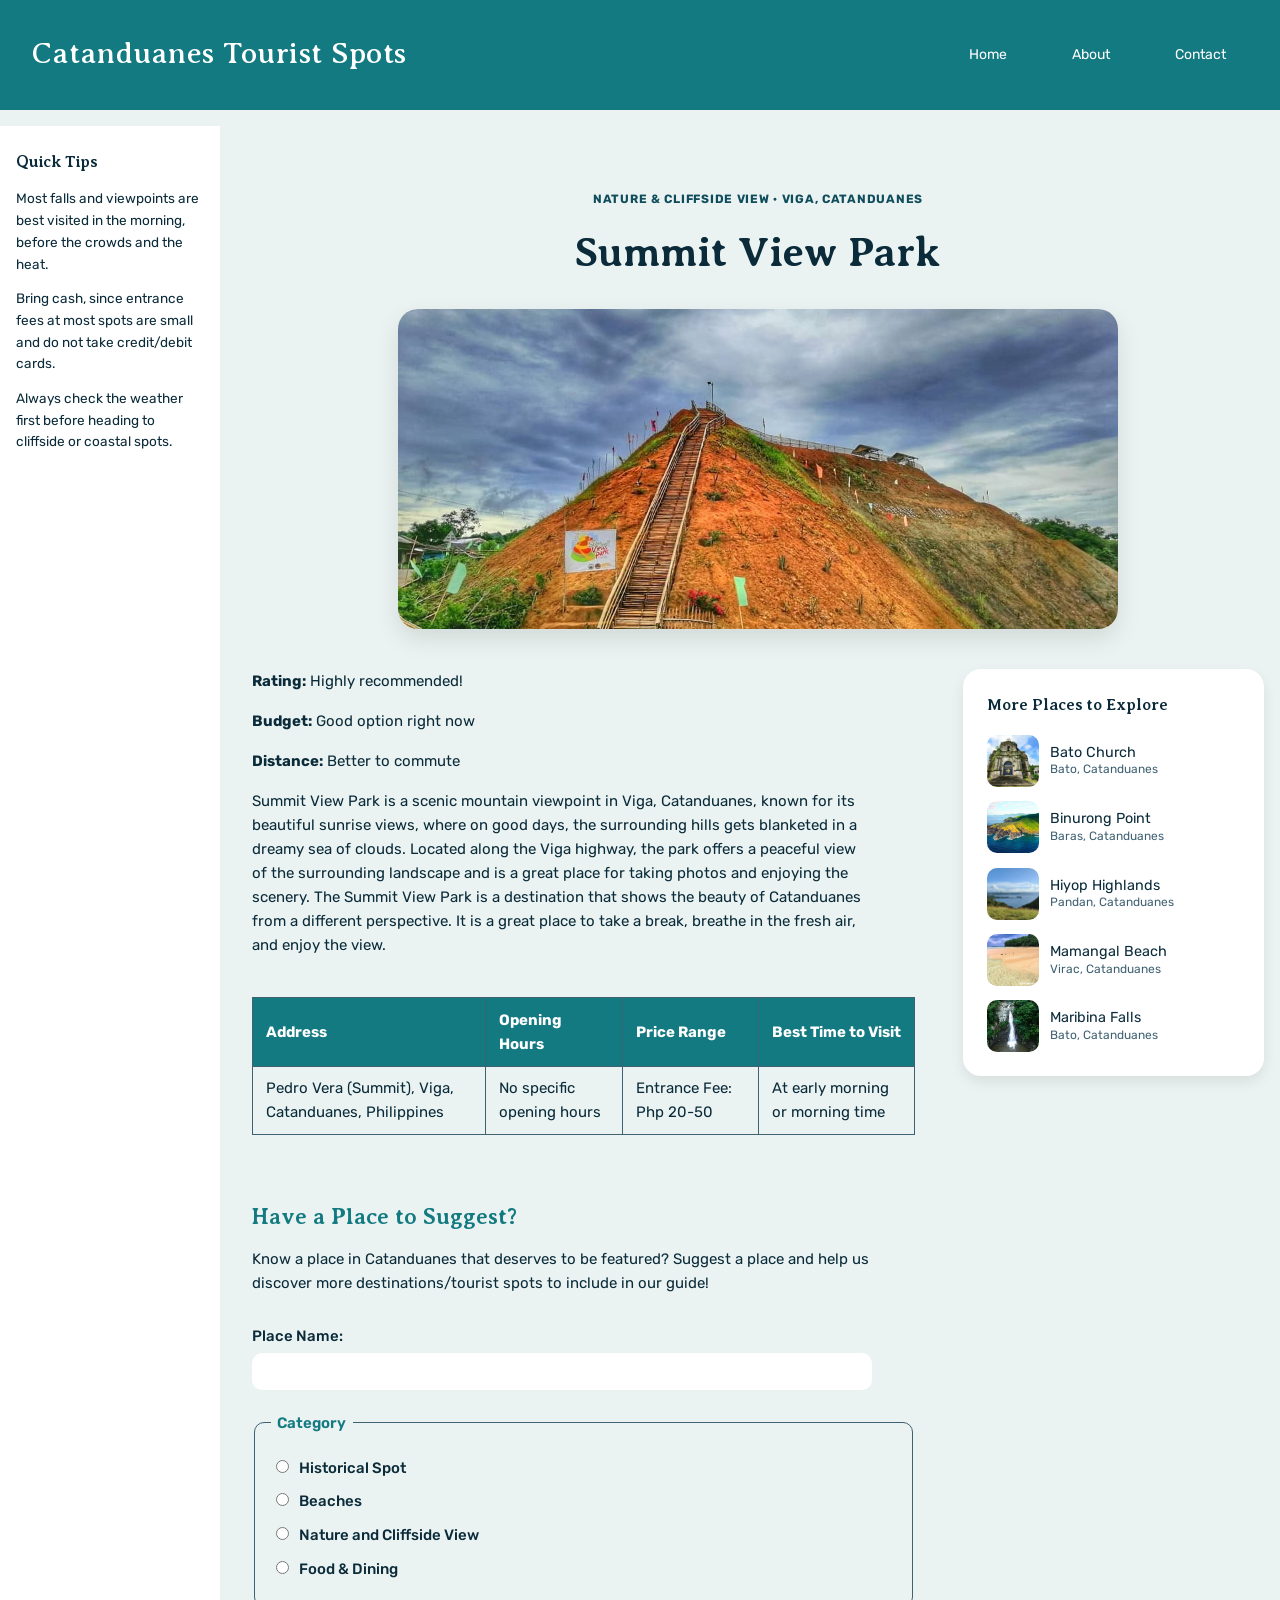
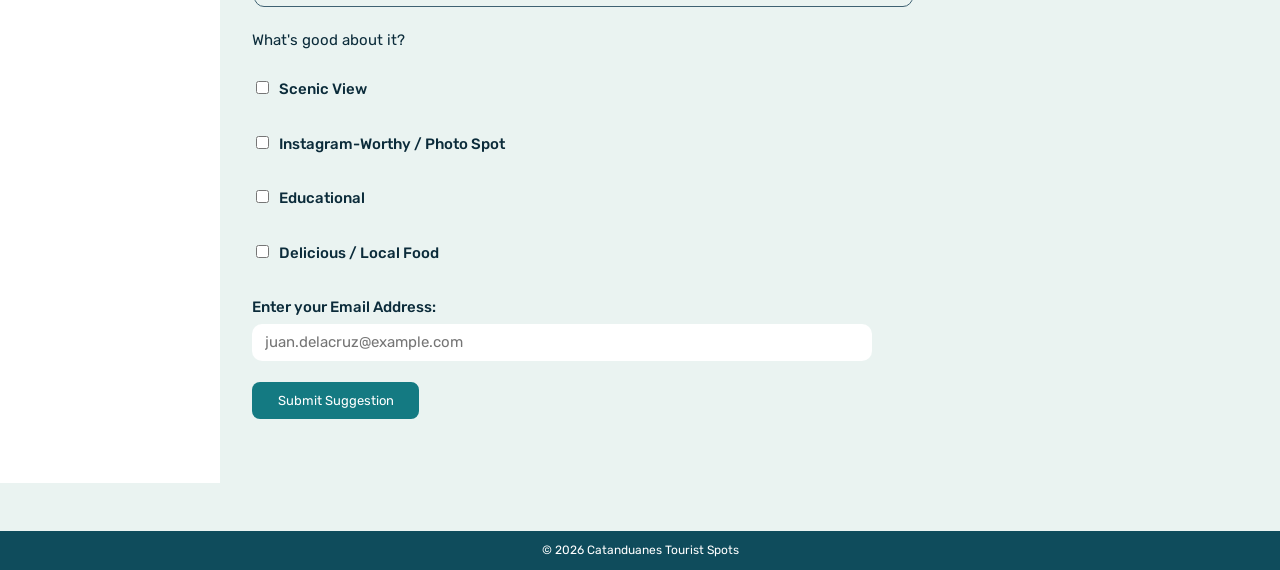
<file: places/summit-view-park.html>
<!DOCTYPE html>
<html lang="en">
    <head>
        <meta charset="UTF-8">
        <meta name="viewport" content="width=device-width, initial-scale=1.0">
        <link rel="stylesheet" href="../style.css">
        <title>Catanduanes Tourist Spots</title>
    </head>

    <body>
    <div class="page">
    <!-- header -->
        <header class="site-header">
            <div class="guide-name">
                <h1 id="guideName">Catanduanes Tourist Spots</h1>
            </div>

     <!-- navbar -->
            <nav>
                <ul>
                    <li><a href="../index.html">Home</a></li>
                    <li><a href="../about.html">About</a></li>
                    <li><a href="../contact.html">Contact</a></li>
                </ul>
            </nav>
        </header>

        <aside class="page-sidebar">
            <h2>Quick Tips</h2>
            <ul>
                <li>Most falls and viewpoints are best visited in the morning, before the crowds and the heat.</li>
                <li>Bring cash, since entrance fees at most spots are small and do not take credit/debit cards.</li>
                <li>Always check the weather first before heading to cliffside or coastal spots.</li>
            </ul>
        </aside>

        <!-- places description -->
        <main> 
            <div class="post-header">
            <p class="post-meta">Nature &amp; Cliffside View &middot; Viga, Catanduanes</p>
            <h1>Summit View Park</h1>
            </div>

            <div class="post-hero-image">
            <img src="../cts-pictures/places-cts/summit-view-park-cts.jpg" alt="A hilltop viewpoint with a panoramic view of the island's mountains and sea">
            </div>

            <div class="post-layout">
            <article class="post-main">
            <div class="quick-info">
                <p><strong>Rating:</strong> <span id="ratingLabel"></span></p>
                <p><strong>Budget:</strong> <span id="budgetLabel"></span></p>
                <p><strong>Distance:</strong> <span id="distanceLabel"></span></p>
            </div>
            <p>
            Summit View Park is a scenic mountain viewpoint in Viga, Catanduanes, known for its beautiful sunrise views, where on good days, the surrounding hills gets blanketed in a dreamy
            sea of clouds. Located along the Viga highway, the park offers a peaceful view of the surrounding landscape and is a great place for taking photos and enjoying the scenery. The Summit
            View Park is a destination that shows the beauty of Catanduanes from a different perspective. It is a great place to take a break, breathe in the fresh air, and enjoy the view.
            </p>

            <div class="table-wrap">
            <table>
                <thead>
                    <tr>
                        <th>Address</th>
                        <th>Opening Hours</th>
                        <th>Price Range</th>
                        <th>Best Time to Visit</th>
                    </tr>
                </thead>

                <tbody>
                <tr>
                    <td>Pedro Vera (Summit), Viga, Catanduanes, Philippines</td>
                    <td>No specific opening hours</td>
                    <td>Entrance Fee: Php 20-50</td>
                    <td>At early morning or morning time</td>
                </tr>
                </tbody>
            </table>
            </div>

            <h2>Have a Place to Suggest?</h2>
            <p>Know a place in Catanduanes that deserves to be featured? Suggest a place and help us discover more destinations/tourist spots to include in our guide!</p>

            <form id="suggestForm">
                <p>
                    <label for="placeName">Place Name:</label><br>
                    <input type="text" id="placeName" name="placename" required><br>
                </p>

                <fieldset>
                    <legend>Category</legend>
                    <p>
                        <input type="radio" id="category1" name="category" value="historical-spot">
                        <label for="category1">Historical Spot</label>
                    </p>

                    <p>
                        <input type="radio" id="category2" name="category" value="beach-spot">
                        <label for="category2">Beaches</label>
                    </p>

                    <p>
                        <input type="radio" id="category3" name="category" value="cliffside-view">
                        <label for="category3">Nature and Cliffside View</label>
                    </p>

                    <p>
                        <input type="radio" id="category4" name="category" value="food-and-dining">
                        <label for="category4">Food & Dining</label>
                    </p>
                </fieldset>
                
                <p>What's good about it?</p>
                <p>
                    <input type="checkbox" id="options1" name="options" value="scenic-view">
                    <label for="options1">Scenic View</label><br>
                </p>

                <p>
                    <input type="checkbox" id="options2" name="options" value="ig-worthy">
                    <label for="options2">Instagram-Worthy / Photo Spot</label><br>
                </p>

                <p>
                    <input type="checkbox" id="options3" name="options" value="educational">
                    <label for="options3">Educational</label><br>
                </p>

                <p>
                    <input type="checkbox" id="options4" name="options" value="delicious-food">
                    <label for="options4">Delicious / Local Food</label><br>
                </p>

                <p>
                    <label for="emailAdd">Enter your Email Address:</label><br>
                    <input type="email" id="emailAdd" name="emailAdd" placeholder="juan.delacruz@example.com" required><br>
                </p>

                <button type="submit">Submit Suggestion</button>
            </form>
            </article>
                    <aside class="post-sidebar">
            <h3>More Places to Explore</h3>
            <ul class="sidebar-list">
                <li>
                    <a href="bato-church.html">
                    <img src="../cts-pictures/places-cts/bato-church-cts.jpg" alt="">
                    <span>Bato Church<small>Bato, Catanduanes</small></span>
                    </a>
                </li>

                <li>
                    <a href="binurong-point.html">
                    <img src="../cts-pictures/places-cts/binurong-point-cts.jpg" alt="">
                    <span>Binurong Point<small>Baras, Catanduanes</small></span>
                    </a>
                </li>

                <li>
                    <a href="hiyop-highlands.html">
                    <img src="../cts-pictures/places-cts/hiyop-highlands-cts.jpg" alt="">
                    <span>Hiyop Highlands<small>Pandan, Catanduanes</small></span>
                    </a>
                </li>

                <li>
                    <a href="mamangal-beach-resort.html">
                    <img src="../cts-pictures/places-cts/mamangal-beach-cts.jpg" alt="">
                    <span>Mamangal Beach<small>Virac, Catanduanes</small></span>
                    </a>
                </li>


                <li>
                    <a href="maribina-falls.html">
                    <img src="../cts-pictures/places-cts/maribina-falls-cts.jpg" alt="">
                    <span>Maribina Falls<small>Bato, Catanduanes</small></span>
                    </a>
                </li>
            </ul>
        </aside>
        </div>
        </main>
    
        <!--footer part-->
        <footer>
            <p id="copyrightLine">&copy; 2026 Catanduanes Tourist Spots</p>
        </footer>
    </div>
    <script src="../script.js"></script>
    </body>
</html>
</file>
<file: style.css>
/* fonts to use from gfonts */
@import url('https://fonts.googleapis.com/css2?family=Averia+Serif+Libre:ital,wght@0,300;0,400;0,700;1,300;1,400;1,700&family=Rubik:ital,wght@0,300..900;1,300..900&display=swap');

/* variables - a brand color, an ink color, a muted color, a light background, and other necessary colors 
- a cool sea and nature palette inspired colors */

:root {
    --brand: #147A82;
    --ink: #0B2B3A;
    --muted: #3F6172;
    --paper: #EAF3F1;
    --leaf: #2F7D5B;
    --textLight: #FFFFFF;
    --backgroundCard: #FFFFFF;
    --shadeDark: #0F4C5C;
}

/* base styles - using the universal selector and the body element */
* {
    box-sizing: border-box;
}

body {
    margin: 0;
    font-family: "Rubik", sans-serif;
    font-optical-sizing: auto;
    font-weight: normal;
    font-style: normal;
    font-size: 15px;
    line-height: 1.6;
    color: var(--ink);
    background: var(--paper);
    min-height: 100vh;
    display: flex;
    flex-direction: column;
}

h1, h2, h3 {
    font-family: "Averia Serif Libre", serif;
    margin: 0;
}

p {
    margin: 0 0 1rem;
    max-width: 62ch; 
}

a {
    color: var(--shadeDark);
}

img {
    max-width: 100%;
    display: block;
    border-radius: 12px;
}

/* page skeleton - css grid wrapping header, sidebar, main, and footer */
.page {
    display: grid;
    grid-template-columns: 1fr;
    grid-template-areas: 
        "masthead"
        "main"
        "side"
        "foot";
    gap: 16px;
}

/* for a responsive layout in mobile/tablet */
@media (min-width: 700px) {
    .page {
        display: grid;
        grid-template-columns: 220px 1fr;
        grid-template-areas: 
            "masthead masthead"
            "side     main"
            "foot     foot";
    }
}

.site-header {
    grid-area: masthead;
}

.page-sidebar {
    grid-area: side;
}

main {
    grid-area: main;
}

footer {
    grid-area: foot;
}

.page-sidebar {
    padding: 1.5rem 1rem;
    background: var(--backgroundCard);
}

.page-sidebar h2 {
    font-size: 1rem;
    text-align: left;
    margin-bottom: 0.8rem;
}

.page-sidebar ul {
    list-style: none;
    padding: 0;
    margin: 0;
    display: flex;
    flex-direction: column;
    gap: 0.8rem;
    font-size: 0.85rem;
    color: var(--ink);
}

/* layoutting from header to footer parts
1. adjusting the header using flexbox */

.site-header {
    display: flex;
    justify-content: space-between;
    align-items: center;
    background: var(--brand);
    color: var(--textLight);
    gap: 1rem;
    padding: 1.2rem 2rem;
    min-height: 110px;
    flex-wrap: wrap;
}

.guide-name {
    min-width: 0;
}

.guide-name h1 {
    font-weight: 500;
    font-style: normal;
    margin: 0 0 0.25rem;
    letter-spacing: 0.5px;
    color: var(--textLight);
}

/* 2. adjusting the navigation bar */
.site-header nav {
    min-width: 0;
}

.site-header nav ul {
    list-style: none;
    padding: 0;
    margin: 0;
    display: flex;
    gap: 20px;
}

.site-header nav a {
    padding: 0.9rem 1.4rem;
    color: var(--textLight);
    text-decoration: none;
    font-size: 14px;
    border-radius: 10px;
    transition: background-color 0.3s ease, box-shadow 0.3s ease, transform 0.3s ease;
}

.site-header nav a:hover {
    background-color: rgba(10, 34, 37, 0.45);
    box-shadow: 0 4px 14px rgba(10, 34, 37, 0.5);
    transform: translateY(-2px);
}

/* 3. designing the main body/part */
main {
    flex: 1;
    width: 100%;
    max-width: 1180px;
    margin: 0 auto;
    padding: 2rem 1rem;
}

main h2 {
    text-align: center;
    color: var(--brand);
    margin-top: 1rem;
    margin-bottom: 2rem;
}

/* 4. adjusting the footer */
footer {
    background: var(--shadeDark);
    color: var(--textLight);
    text-align: center;
    margin-top: 2rem;
    padding: 0.6rem 1rem;
    font-size: 12px;
}

footer p {
    margin: 0;
    max-width: none;
}

/* components */
main article h1 {
    color: var(--ink);
}

main article h3 {
    color: var(--ink);
    margin-top: 0;
}

main article p i {
    color: var(--muted);
}

/* added for the hero banner */
#hero-banner {
    display: flex;
    justify-content: center;
    align-items: center;
    min-height: 480px;
    flex-direction: column;
    text-align: center;
    background: 
        linear-gradient(rgba(11, 43, 58, 0.35), rgba(11, 43, 58, 0.6)),
        url('cts-pictures/places-cts/catanduanes-bg-hero.jpg') center / cover no-repeat;
    border-radius: 24px;
    padding: 2rem;
    position: relative;
    overflow: hidden;
}

#hero-banner h2 {
    position: relative;
    z-index: 2;
    color: var(--textLight);
    text-shadow: 0 2px 12px rgba(0, 0, 0, 0.35);
    font-size: 50px;
    line-height: 1.15;
    margin-bottom: 1rem;
    max-width: 16ch;
}

#hero-banner .button-primary {
    background: var(--textLight);
    color: var(--shadeDark);
    font-weight: 500;
}

p.hero-badge {
    position: relative;
    z-index: 2;
    background: var(--paper);
    color: var(--ink);
    font-size: 12px;
    font-weight: 600;
    padding: 0.45rem 1.1rem;
    border-radius: 999px;
    margin-bottom: 1.2rem;
}

p.hero-sub {
    position: relative;
    z-index: 2;
    color: var(--textLight);
    max-width: 46ch;
    font-size: 15px;
}

.hero-action {
    position: relative;
    z-index: 2;
    display: flex;
    gap: 1rem;
    flex-wrap: wrap;
    justify-content: center;
    margin-top: 1.5rem;
}

/* welcome / intro section */
.welcome {
    display: flex;
    align-items: center;
    gap: 3rem;
    flex-wrap: wrap;
    padding: 1rem 0 4rem;
    margin-top: 2rem;
}

.welcome-photo {
    flex: 1 1 300px;
    min-height: 260px;
    position: relative;
}

.welcome-photo img {
    width: 100%;
    height: 100;
    min-height: 260px;
    object-fit: cover;
    border-radius: 10px;
    box-shadow: 0 8px 20px rgba(0, 0, 0, 0.12);
}

.welcome-photo .tag-pin {
    position: absolute;
    bottom: -14px;
    left: 24px;
    background: var(--shadeDark);
    color: var(--textLight);
    font-size: 0.75rem;
    font-weight: 600;
    padding: 0.4rem 0.9rem;
    border-radius: 999px;
}

.welcome-text {
    flex: 1 1 340px;
}

p.section-badge {
    display: inline-block;
    color: var(--shadeDark);
    font-weight: 700;
    font-size: 0.85rem;
    margin-bottom: 0.4rem;
}

.welcome-text h2 {
    text-align: left;
    font-size: 1.9rem;
    margin-bottom: 0.8rem;
}

.welcome-text p {
    color: var(--ink);
}

/* section title */
h2.section-title {
    text-align: center;
    font-size: 1.8rem;
    margin-bottom: 10px;
}

/* about page */
.about {
    display: flex;
    align-items: center;
    gap: 3rem;
    flex-wrap: wrap;
    padding: 1rem 0 2rem;
}

.about-photo {
    flex: 0 0 auto;
    width: 260px;
    height: 260px;
    object-fit: cover;
    border-radius: 50%;
    border: 6px solid var(--backgroundCard);
    box-shadow: 0 8px 20px rgba(0, 0, 0, 0.12);
}

.about-text {
    flex: 1 1 340px;
}

.about-text h2 {
    text-align: left;
    margin-bottom: 1rem;
}

/* a grid layout for place cards */
.place-grid {
    display: grid;
    grid-template-columns: repeat(auto-fit, minmax(250px, 1fr));
    gap: 1.5rem;
    margin-bottom: 4rem;
}

.place-card {
    display: flex;
    flex-direction: column;
    background: var(--backgroundCard);
    border-left: 8px solid var(--brand);
    border-radius: 18px;
    padding: 16px;
    box-shadow: 0 4px 10px var(--muted);
    transition: transform 0.2s ease;
}

.place-card ul {
    list-style: none;
    padding: 0;
    margin-top: auto;
}
.place-card:hover {
    transform: translateY(-4px);
}

.place-card h3 {
    color: var(--brand);
    margin: 0.6rem 0 0.4rem;
    font-size: 1.25rem;
}

.place-card p {
    font-size: 0.8125rem;
}

.place-card p i {
    color: var(--muted);
}

.place-card ul {
    list-style: none;
    padding: 0;
    margin: 0.5rem 0 0;
}

.button {
    display: inline-block;
    background: var(--brand);
    color: var(--textLight);
    padding: 0.6rem 1.2rem;
    border-radius: 10px;
    text-decoration: none;
    font-size: 0.8125rem;
}

.button:hover {
    opacity: 0.9;
}

/* for place detail pages - blog-style post layout */
.post-header {
    text-align: center;
    padding: 2rem 0 1.5rem;
}

.post-meta {
    text-transform: uppercase;
    letter-spacing: 0.06em;
    font-size: 0.75rem;
    font-weight: 700;
    color: var(--shadeDark);
    margin: 0 auto 0.6rem;
    max-width: none;
}

.post-header h1 {
    font-size: clamp(2rem, 5vw, 2.6rem);
    color: var(--ink);
}

.post-hero-image {
    max-width: 720px;
    height: 320px;
    margin: 0 auto 2.5rem;
    border-radius: 20px;
    overflow: hidden;
    background: var(--backgroundCard);
    box-shadow: 0 10px 24px rgba(0, 0, 0, 0.1);
}

.post-hero-image img {
    width: 100%;
    height: 100%;
    object-fit: cover;
    border-radius: 0;
}

.post-layout {
    display: flex;
    gap: 3rem;
    flex-wrap: wrap;
    align-items: flex-start;
    padding-bottom: 2rem;
}

.post-main {
    flex: 3 1 420px;
    min-width: 0;
}

.post-main p {
    color: var(--ink);
}

.post-main h2 {
    text-align: left;
    font-size: 1.4rem;
    margin: 2.5rem 0 0.8rem;
}

.table-wrap {
    overflow-x: auto;
}

.post-sidebar {
    flex: 1 1 220px;
    background: var(--backgroundCard);
    border-radius: 18px;
    padding: 1.5rem;
    box-shadow: 0 6px 14px rgba(0, 0, 0, 0.08);
}

.post-sidebar h3 {
    font-size: 1rem;
    color: var(--ink);
    margin-bottom: 1rem;
}

.sidebar-list {
    list-style: none;
    padding: 0;
    margin: 0;
    display: flex;
    flex-direction: column;
    gap: 0.9rem;
}

.sidebar-list a {
    display: flex;
    align-items: center;
    gap: 0.7rem;
    text-decoration: none;
    color: var(--ink);
    font-size: 0.9rem;
    line-height: 1.3;
}

.sidebar-list a:hover {
    color: var(--brand);
}

.sidebar-list img {
    width: 52px;
    height: 52px;
    object-fit: cover;
    border-radius: 10px;
    flex-shrink: 0;
}

.sidebar-list small {
    display: block;
    font-weight: 400;
    font-size: 0.75rem;
    color: var(--muted);
}

/* utilities */
.text-center {
    text-align: center;
    color: var(--muted);
    font-size: 1rem;
    margin-bottom: 2.5rem;
    margin-left: 260px;
}

/* for the forms part */
form {
    margin-top: 1.5rem;
    display: flex;
    flex-direction: column;
    gap: 1rem;
}

form label {
    font-weight: 500;
    color: var(--ink);
    margin-bottom: 0.3rem;
    display: inline-block;
}

form p {
    margin: 0.3rem 0;
}

form input[type="number"],
form input[type="email"],
form input[type="text"],
form select,
form textarea {
    font-family: "Rubik", sans-serif;
    width: 100%;
    padding: 0.6rem 0.8rem;
    border: 1px solid var(--borderForm);
    border-radius: 10px;
    font-size: 15px;
    color: var(--ink);
}

fieldset {
    border: 1px solid var(--muted);
    border-radius: 10px;
    padding: 16px
}

fieldset legend {
    color: var(--brand);
    font-weight: 600;
    padding: 0 0.4rem;
}

form input[type="radio"],
form input[type="checkbox"] {
    accent-color: var(--brand);
    margin-right: 0.4rem;
}

form button[type="submit"] {
    align-self: flex-start;
    background: var(--brand);
    color: var(--textLight);
    border: none;
    padding: 0.7rem 1.6rem;
    border-radius: 8px;
    font-size: 13px;
    cursor: pointer;
    font-family: "Rubik", sans-serif;
}

form button:hover {
    opacity: 0.9;
}

/* table part in the contact form */
table {
    border-collapse: collapse;
    width: 100%;
    margin: 1.5rem 0;
}

th, td {
    border: 1px solid var(--muted);
    padding: 0.6rem 0.8rem;
    text-align: left;
}

thead th {
    background: var(--brand);
    color: var(--textLight);
}

tbody tr:nth-child(even) {
    background: var(--paper);
}

/* a visible focus state */
a:focus-visible {
    outline: 3px solid var(--brand);
    outline-offset: 2px;
}

.site-header a:focus-visible {
    outline-color: var(--textLight);
}

input:focus,
select:focus,
textarea:focus,
button:focus {
    outline: 3px solid var(--brand);
    outline-offset: 2px;
}
</file>
